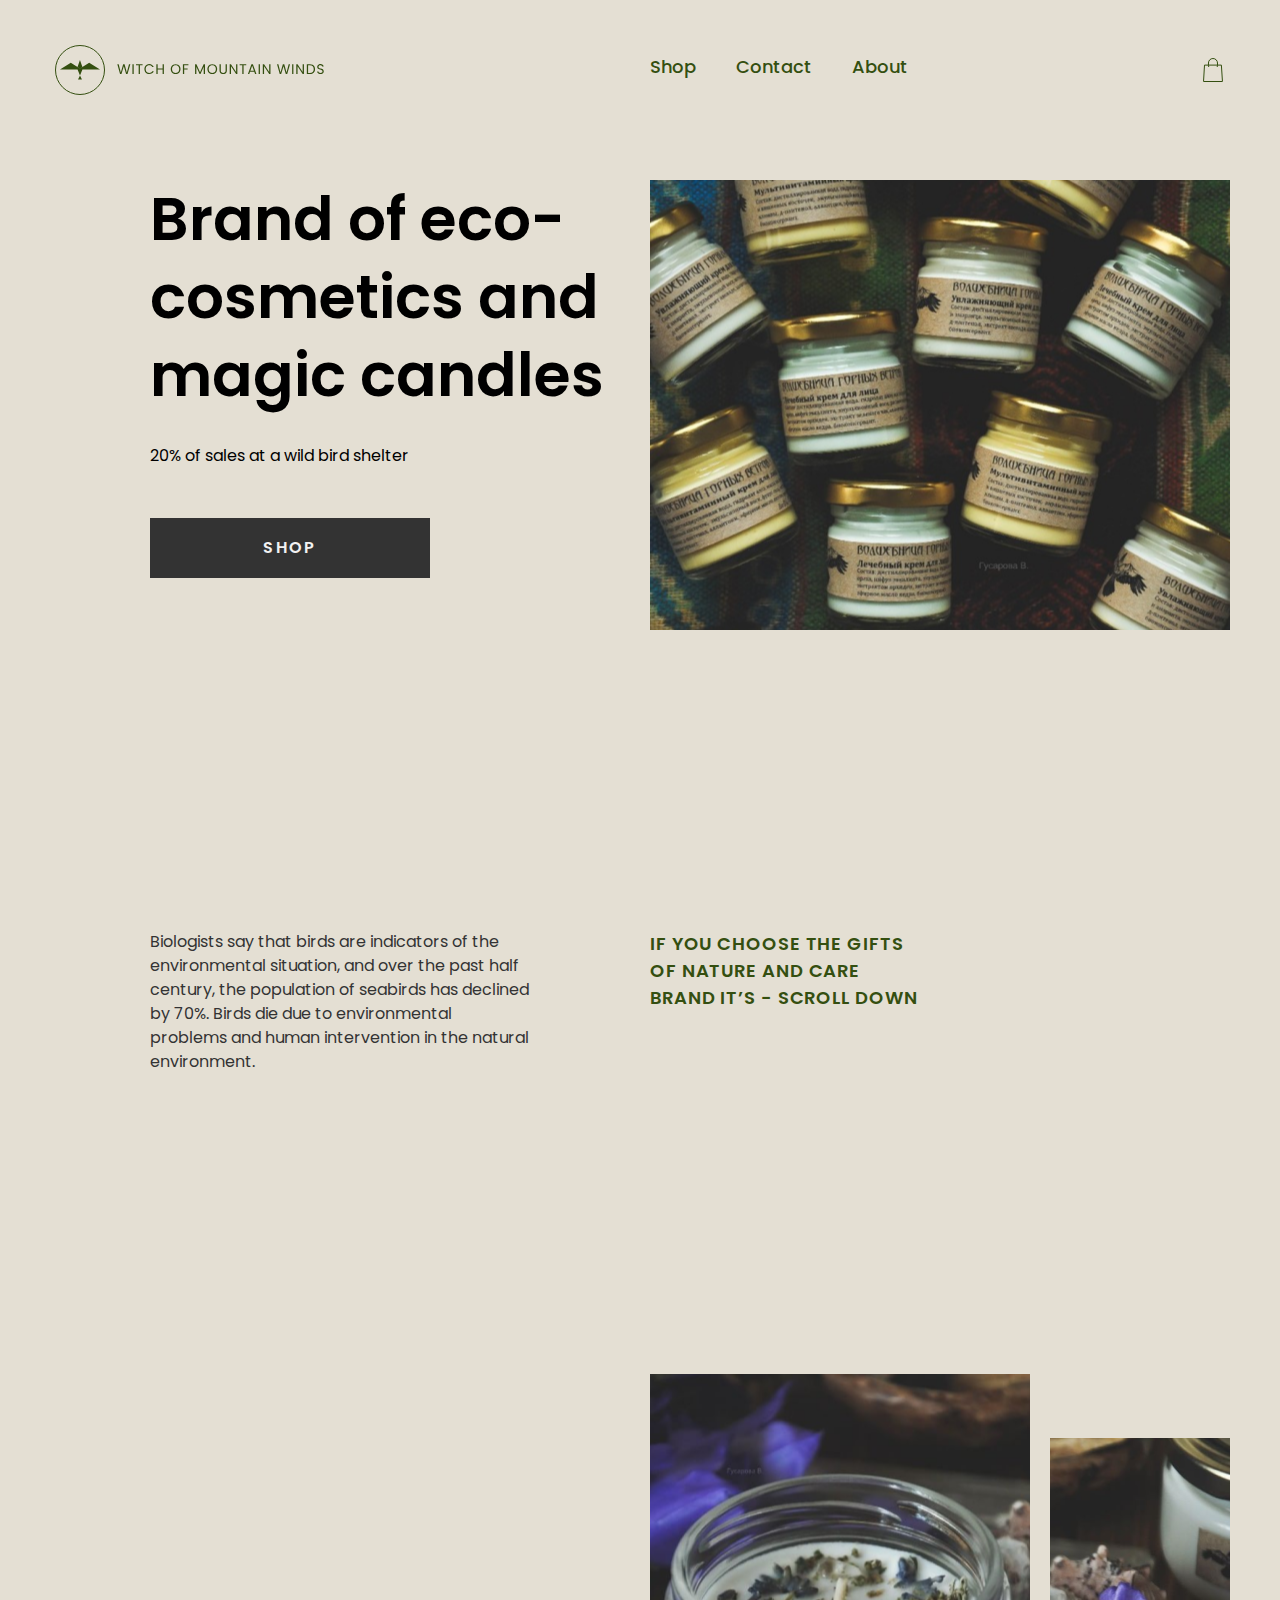
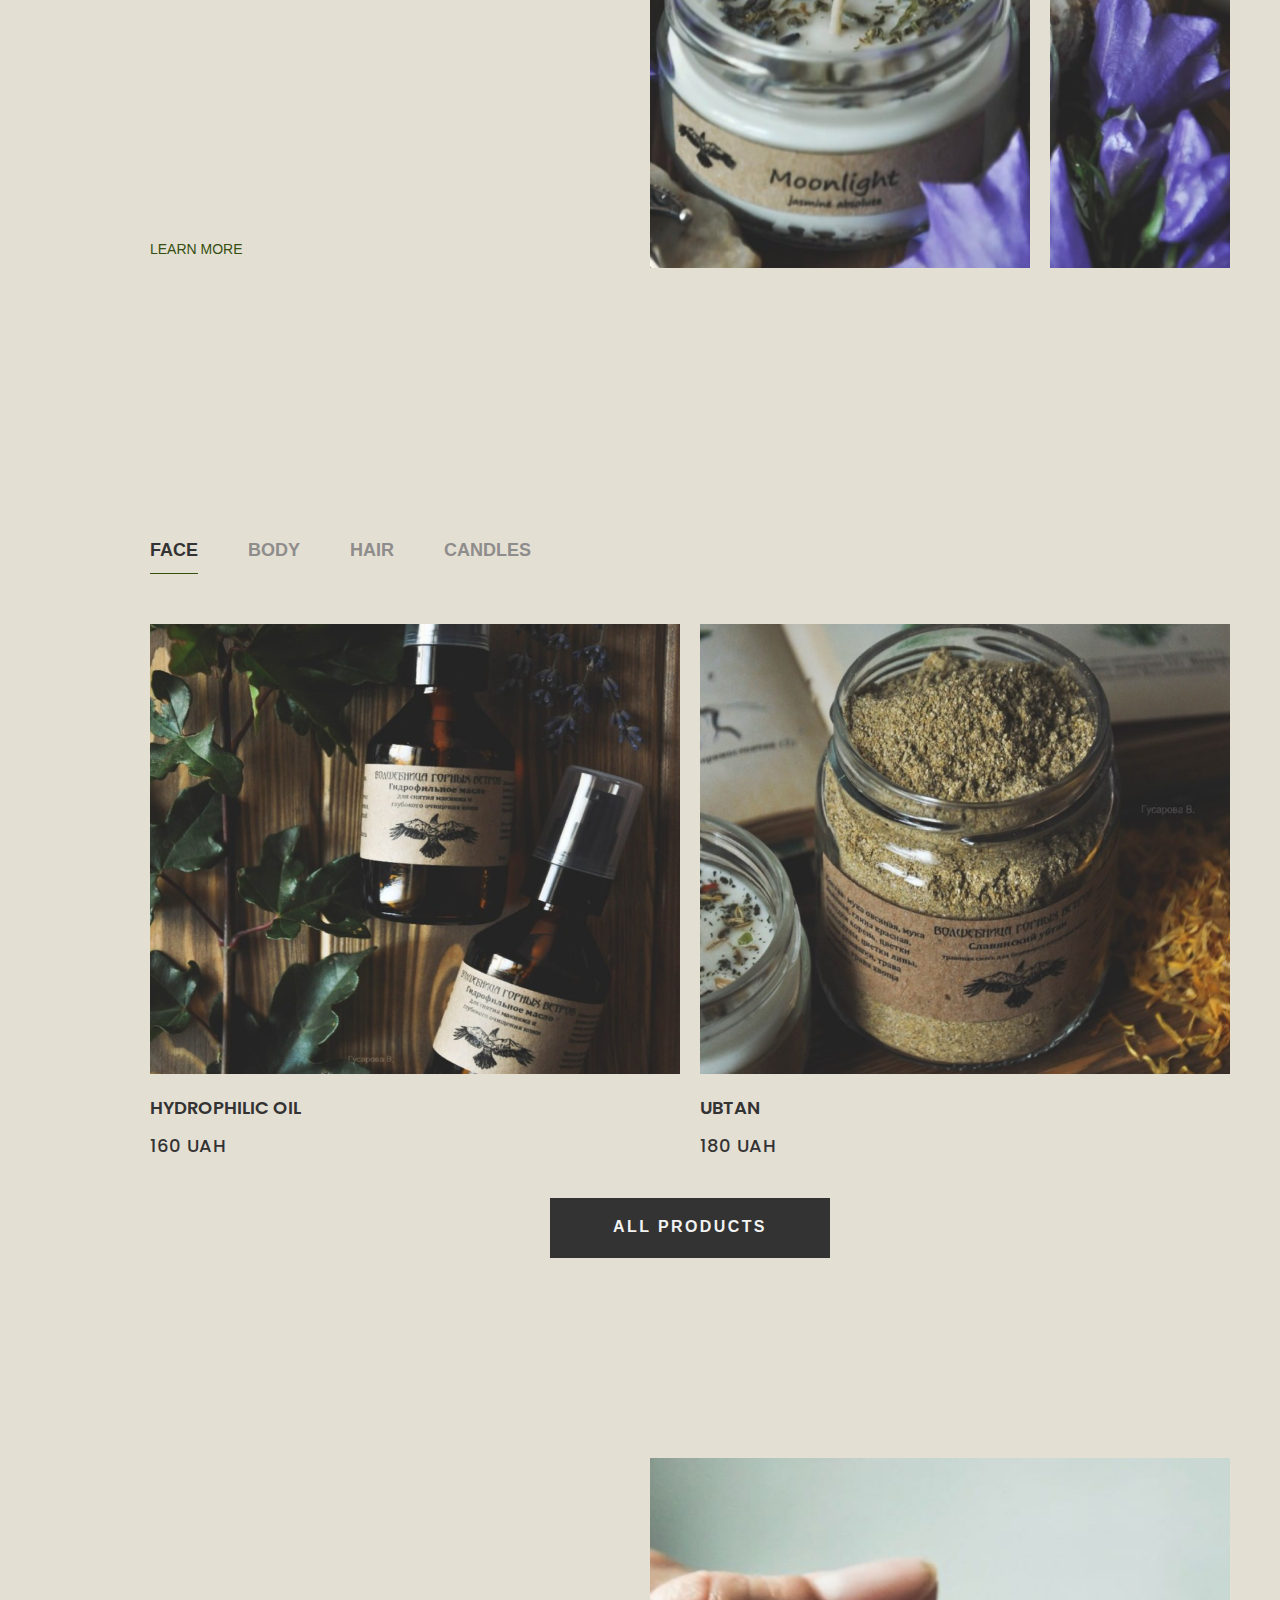
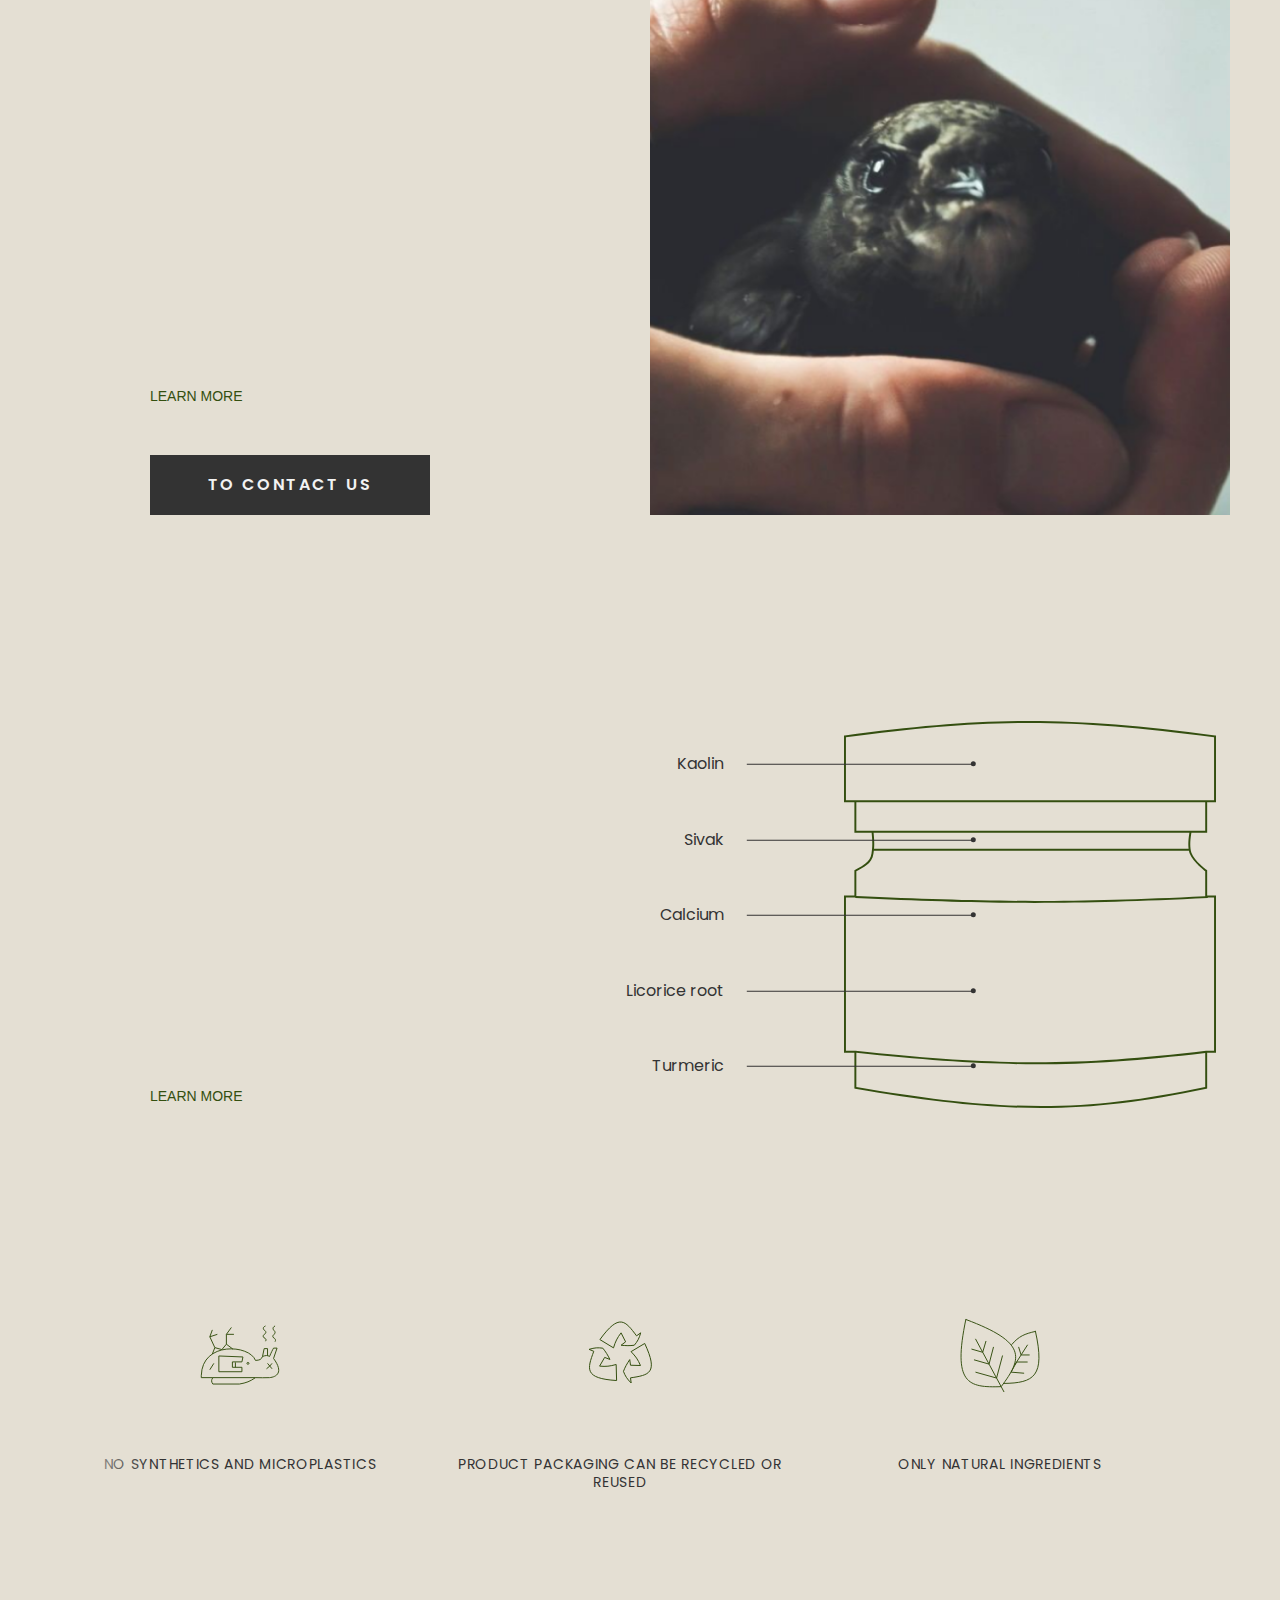
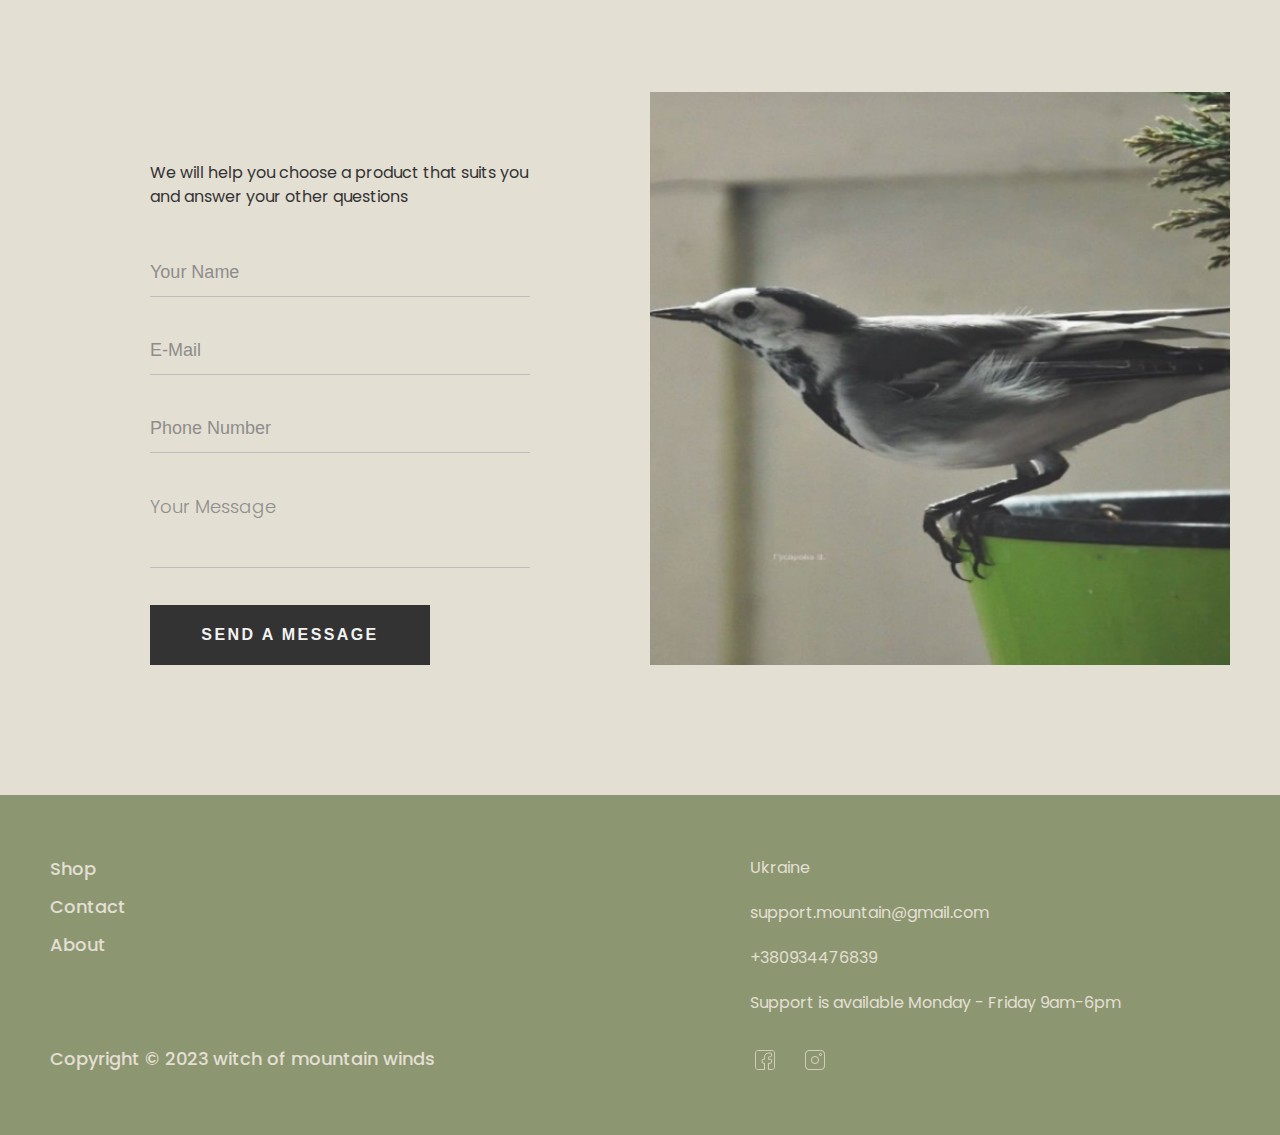
<file: index.html>
<!DOCTYPE html><html lang="en" class="page"><head><meta charset="UTF-8"><meta name="viewport" content="width=device-width, initial-scale=1.0"><title>Witch of mountain winds</title><link rel="icon" href="Eco-logo-small.6074436a.svg"><link rel="preconnect" href="https://fonts.googleapis.com"><link rel="preconnect" href="https://fonts.gstatic.com"><link href="https://fonts.googleapis.com/css2?family=Poppins:wght@400;500;600&display=swap" rel="stylesheet"><link rel="stylesheet" href="main.a4019027.css"></head><body class="page__body"> <header class="header page__section--small" data-animate-class="header"> <div class="container"> <nav class="top-actions"> <a href="#" class="icon top-actions__icon top-actions__icon--logo-big"></a> <a href="#" class="icon top-actions__icon top-actions__icon--menu"></a> <a href="#" class="icon top-actions__icon top-actions__icon--small-logo"></a> <div class="top-actions__right"> <ul class="top-actions__nav"> <li> <a class="text-input-menu top-actions__link" href="#shop">Shop</a> </li> <li> <a class="text-input-menu top-actions__link" href="#contact">Contact</a> </li> <li> <a class="text-input-menu top-actions__link" href="#about">About</a> </li> </ul> <a href="#" class="icon top-actions__icon top-actions__icon--shop"></a> </div> </nav> </div> </header> <aside class="menu page__menu"> <div class="container"> <div class="menu__content"> <div class="top-actions"> <a href="#" class="top-actions__icon top-actions__icon--close"></a> </div> <nav class="menu__nav"> <a href="#shop" class="menu__link text-input-menu">Shop</a> <a href="#contact" class="menu__link text-input-menu">Contact</a> <a href="#about" class="menu__link text-input-menu">About</a> </nav> </div> </div> </aside> <main class="page__main"> <section class="hero page__section" data-animate-class="hero"> <div class="hero__image hero__image--mobile" data-animate-class="hero__image"></div> <div class="container"> <div class="hero__content"> <div class="hero__image" data-animate-class="hero__image"></div> <div class="hero__info" data-animate-class="hero__info"> <h1 class="hero__title title-main"> Brand of eco-cosmetics and magic candles </h1> <p class="hero__text">20% of sales at a wild bird shelter</p> <div class="hero__button-box"> <a href="#shop" class="button">Shop</a> </div> </div> </div> </div> </section> <section class="page__section slogan"> <div class="container"> <div class="slogan__content"> <p class="slogan__description" data-animate-class="slogan__description"> Biologists say that birds are indicators of the environmental situation, and over the past half century, the population of seabirds has declined by 70%. Birds die due to environmental problems and human intervention in the natural environment. </p> <h3 class="slogan__heading" data-animate-class="slogan__heading"> if you choose the gifts of nature and care brand it’s - scroll down </h3> </div> </div> </section> <section class="brand page__section" id="about"> <div class="container"> <div class="brand__content"> <div class="vertical-text" data-animate-class="vertical-text">witch of mountain winds</div> <div class="brand__description"> <h2 class="brand__title section-title title-secondary" data-animate-class="section-title">About our brand</h2> <div class="brand__text-box" data-animate-class="brand__text-box"> <p class="brand__text brand__text--visible small-text"> Our brand cosmetics are made from natural ingredients and we are promoting them to the masses. Shampoo, hair conditioner, soap - in recycled paper. Creams, oils, washing products in glass containers with recycled paper labels. No synthetics and microplastics in cosmetics. And the packaging from it can be returned for recycling or reused. </p> <p class="brand__text small-text"> We are all neighbors of one big House. And we must protect what we have. Destroying everything around for the sake of consumerism and imaginary convenience, we destroy what does not belong to us. Be aware of your choice! </p> </div> <a href="#" class="brand__more"> <button class="button-secondary">Learn more</button> </a> </div> <div class="brand__photo brand__photo--big"></div> <div class="brand__photo brand__photo--small"></div> </div> </div> </section> <section class="page__section shop" id="shop"> <div class="container"> <div class="shop__content"> <div class="vertical-text" data-animate-class="vertical-text">shop</div> <div class="shop__main"> <h2 class="section-title shop__title title-secondary" data-animate-class="section-title">shop</h2> <div class="shop__tabs"> <button class="button-tab button-tab--active shop__tab" data-category="face"> Face </button> <button class="button-tab shop__tab" data-category="body"> Body </button> <button class="button-tab shop__tab" data-category="hair"> Hair </button> <button class="button-tab shop__tab" data-category="candles"> Candles </button> </div> <div class="shop__products"> <div class="shop__product" data-category="face" data-active=""> <div class="shop__image-wrapper"> <a href="hydrophilic-oil.html" class="shop__image shop__image--face-1"></a> </div> <a href="hydrophilic-oil.html" class="shop__product-name">Hydrophilic oil</a> <p class="shop__product-price">160 UAH</p> </div> <div class="shop__product" data-category="face"> <div class="shop__image-wrapper"> <a href="ubtan.html" class="shop__image shop__image--face-2"></a> </div> <a href="ubtan.html" class="shop__product-name">Ubtan</a> <p class="shop__product-price">180 UAH</p> </div> <div class="shop__product" data-category="body"> <div class="shop__image-wrapper"> <a href="body-soap.html" class="shop__image shop__image--body-1"></a> </div> <a href="body-soap.html" class="shop__product-name">Body soap</a> <p class="shop__product-price">120 UAH</p> </div> <div class="shop__product" data-category="body"> <div class="shop__image-wrapper"> <a href="body-kit.html" class="shop__image shop__image--body-2"></a> </div> <a href="body-kit.html" class="shop__product-name">Body kit</a> <p class="shop__product-price">340 UAH</p> </div> <div class="shop__product" data-category="hair"> <div class="shop__image-wrapper"> <a href="conditioner.html" class="shop__image shop__image--hair-1"></a> </div> <a href="conditioner.html" class="shop__product-name">Conditioner</a> <p class="shop__product-price">150 UAH</p> </div> <div class="shop__product" data-category="hair"> <div class="shop__image-wrapper"> <a href="shampoo.html" class="shop__image shop__image--hair-2"></a> </div> <a href="shampoo.html" class="shop__product-name">Shampoo</a> <p class="shop__product-price">180 UAH</p> </div> <div class="shop__product" data-category="candles"> <div class="shop__image-wrapper"> <a href="beeswax-candle.html" class="shop__image shop__image--candle-1"></a> </div> <a href="beeswax-candle.html" class="shop__product-name">Beeswax Candle</a> <p class="shop__product-price">240 UAH</p> </div> <div class="shop__product" data-category="candles"> <div class="shop__image-wrapper"> <a href="wood-wick-candle.html" class="shop__image shop__image--candle-2"></a> </div> <a href="wood-wick-candle.html" class="shop__product-name">Wood Wick Candle</a> <p class="shop__product-price">220 UAH</p> </div> </div> <div class="shop__button-box"> <button class="button">All products</button> </div> </div> </div> </div> </section> <section class="creators page__section"> <div class="container"> <div class="creators__content"> <div class="vertical-text" data-animate-class="vertical-text">about the creators</div> <div class="creators__description"> <h2 class="creators__title section-title title-secondary" data-animate-class="section-title"> about the creators </h2> <div class="creators__text-box" data-animate-class="creators__text-box"> <p class="creators__text creators__text--visible small-text"> My name is Victoria, I’m a master at candle making and natural cosmetics. In the past, a cynologist, was engaged in herbs, made layouts on the Tarot. </p> <p class="creators__text creators__text--visible small-text"> I am also a volunteer to save wild birds in distress, a consultant to the Phoenix Wildlife Rehabilitation Center, a member of the Society for the Conservation of Birds of Ukraine with the support of Birdlife International. </p> <p class="creators__text small-text"> My husband and I live in the Carpathian region in the city of Chernivtsi. I dream of my center for the rehabilitation of wild birds, as it is very difficult to rescue birds in a rented communal apartment. </p> </div> <a href="#" class="creators__more"> <button class="button-secondary">Learn more</button> </a> <div class="creators__button-box"> <a href="#contact" class="button">to contact us</a> </div> </div> <div class="creators__photo"></div> </div> </div> </section> <section class="page__section powder"> <div class="container"> <div class="powder__content"> <div class="vertical-text" data-animate-class="vertical-text">Ingredients</div> <div class="powder__description"> <h2 class="powder__title section-title title-secondary" data-animate-class="section-title"> Ayurvedic Tooth Powder </h2> <div class="powder__image-section"> <ul class="powder__ingredients"> <li class="powder__ingredient"> <p>Kaolin</p> <div class="powder__arrow" data-animate-class="powder__arrow"></div> </li> <li class="powder__ingredient"> <p>Sivak</p> <div class="powder__arrow" data-animate-class="powder__arrow"></div> </li> <li class="powder__ingredient"> <p>Calcium</p> <div class="powder__arrow" data-animate-class="powder__arrow"></div> </li> <li class="powder__ingredient"> <p>Licorice root</p> <div class="powder__arrow" data-animate-class="powder__arrow"></div> </li> <li class="powder__ingredient"> <p>Turmeric</p> <div class="powder__arrow" data-animate-class="powder__arrow"></div> </li> </ul> <div class="powder__image-box"> <div class="powder__image"></div> </div> </div> <div class="powder__button-box"> <button class="button-secondary">Learn more</button> </div> </div> </div> </div> </section> <section class="benefits page__section"> <div class="container"> <div class="benefits__content"> <div class="benefits__items"> <div class="benefits__item"> <div class="benefits__image benefits__image--snail"></div> <p class="benefits__text">No synthetics and microplastics</p> </div> <div class="benefits__item"> <div class="benefits__image benefits__image--recycle"></div> <p class="benefits__text"> product packaging can be recycled or reused </p> </div> <div class="benefits__item"> <div class="benefits__image benefits__image--leaves"></div> <p class="benefits__text">only natural ingredients</p> </div> <div class="benefits__item benefits__item--duplicate"> <div class="benefits__image benefits__image--snail"></div> <p class="benefits__text">No synthetics and microplastics</p> </div> <div class="benefits__item benefits__item--duplicate"> <div class="benefits__image benefits__image--recycle"></div> <p class="benefits__text"> product packaging can be recycled or reused </p> </div> <div class="benefits__item benefits__item--duplicate"> <div class="benefits__image benefits__image--leaves"></div> <p class="benefits__text">only natural ingredients</p> </div> </div> <div class="benefits__items"> <div class="benefits__item benefits__item--duplicate"> <div class="benefits__image benefits__image--snail"></div> <p class="benefits__text">No synthetics and microplastics</p> </div> <div class="benefits__item benefits__item--duplicate"> <div class="benefits__image benefits__image--recycle"></div> <p class="benefits__text"> product packaging can be recycled or reused </p> </div> <div class="benefits__item benefits__item--duplicate"> <div class="benefits__image benefits__image--leaves"></div> <p class="benefits__text">only natural ingredients</p> </div> <div class="benefits__item benefits__item--duplicate"> <div class="benefits__image benefits__image--snail"></div> <p class="benefits__text">No synthetics and microplastics</p> </div> <div class="benefits__item benefits__item--duplicate"> <div class="benefits__image benefits__image--recycle"></div> <p class="benefits__text"> product packaging can be recycled or reused </p> </div> <div class="benefits__item benefits__item--duplicate"> <div class="benefits__image benefits__image--leaves"></div> <p class="benefits__text">only natural ingredients</p> </div> </div> </div> </div> </section> <section class="contact page__section" id="contact"> <div class="container"> <div class="contact__content"> <div class="vertical-text" data-animate-class="vertical-text">help</div> <div class="contact__description"> <h2 class="contact__title section-title title-secondary" data-animate-class="section-title">contact us</h2> <p class="contact__text"> We will help you choose a product that suits you and answer your other questions </p> <form class="contact__form" action="#"> <div class="contact__input-box"> <input type="text" name="name" class="contact__input" placeholder="Your Name"> <div class="contact__error"></div> </div> <div class="contact__input-box"> <input type="email" name="email" class="contact__input" placeholder="E-Mail"> <div class="contact__error"></div> </div> <div class="contact__input-box"> <input type="tel" name="tel" class="contact__input" placeholder="Phone Number"> <div class="contact__error"></div> </div> <div class="contact__input-box"> <textarea name="message" class="contact__input contact__input--textarea" placeholder="Your Message"></textarea> <div class="contact__error"></div> </div> <div class="contact__button-box"> <button type="submit" class="button">send a message</button> </div> </form> </div> <div class="contact__photo"></div> </div> </div> </section> </main> <footer class="footer"> <div class="container"> <div class="footer__content"> <ul class="footer__links"> <li> <a class="footer__link text-input-menu" href="#shop">Shop</a> </li> <li> <a class="footer__link text-input-menu" href="#contact">Contact</a> </li> <li> <a class="footer__link text-input-menu" href="#about">About</a> </li> </ul> <div class="footer__icons"> <a href="https://facebook.com/" target="_blank"> <div class="footer__icon footer__icon--facebook icon icon--beige"></div> </a> <a href="https://www.instagram.com/" target="_blank"> <div class="footer__icon footer__icon--inst icon icon--beige"></div> </a> </div> <div class="footer__info"> <div class="footer__info-link-box"> <a href="https://www.google.com/maps/place/%D0%A3%D0%BA%D1%80%D0%B0%D0%B8%D0%BD%D0%B0/@47.8497349,20.6225333,5z/data=!3m1!4b1!4m6!3m5!1s0x40d1d9c154700e8f:0x1068488f64010!8m2!3d48.379433!4d31.1655799!16zL20vMDd0MjE?hl=ru&entry=ttu" class="footer__info-link" target="_blank"> Ukraine </a> </div> <div class="footer__info-link-box"> <a href="mailto:support.mountain@gmail.com" class="footer__info-link"> support.mountain@gmail.com </a> </div> <div class="footer__info-link-box"> <a href="tel:+380934476839" class="footer__info-link"> +380934476839 </a> </div> <div class="footer__info-link-box"> <a href="#" class="footer__info-link"> Support is available Monday - Friday 9am-6pm </a> </div> </div> <p class="footer__copyright"> © 2023 witch of mountain winds </p> </div> </div> </footer> <script type="text/javascript" src="main.f0e56b29.js"></script> </body></html>
</file>
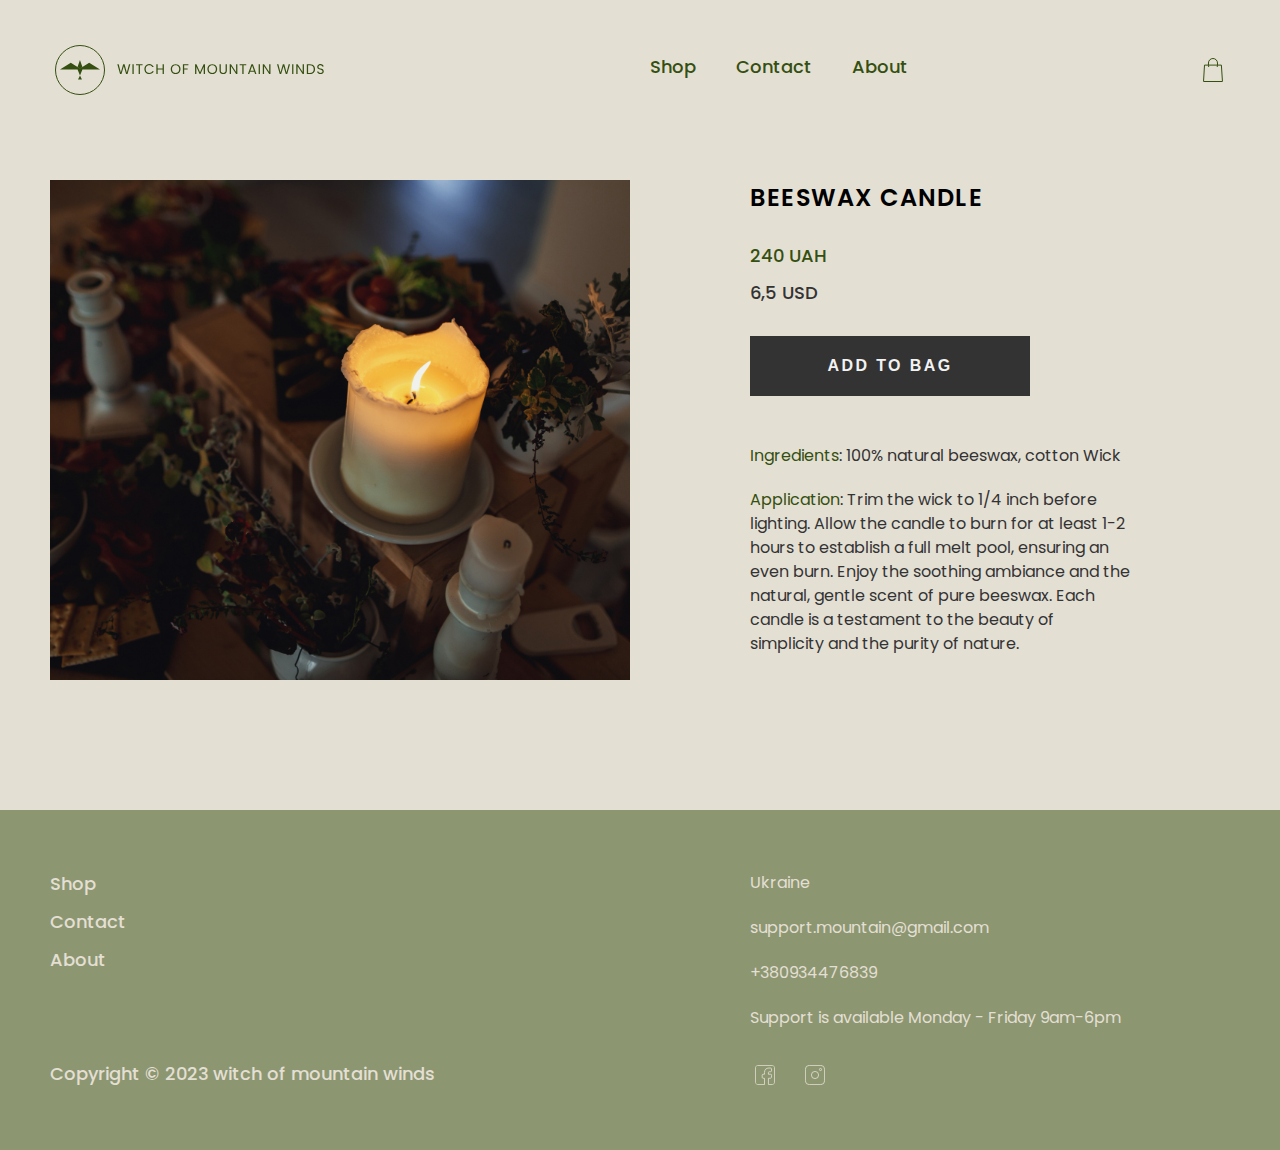
<file: beeswax-candle.html>
<!DOCTYPE html><html lang="en" class="page"><head><meta charset="UTF-8"><meta name="viewport" content="width=device-width, initial-scale=1.0"><title>Beeswax Candle</title><link rel="icon" href="Eco-logo-small.6074436a.svg"><link rel="preconnect" href="https://fonts.googleapis.com"><link rel="preconnect" href="https://fonts.gstatic.com"><link href="https://fonts.googleapis.com/css2?family=Poppins:wght@400;500;600&display=swap" rel="stylesheet"><link rel="stylesheet" href="main.a4019027.css"></head><body class="page__body"> <header class="page__section--small"> <div class="container"> <nav class="top-actions"> <a href="index.html" class="icon top-actions__icon top-actions__icon--logo-big"></a> <a href="#" class="icon top-actions__icon top-actions__icon--menu"></a> <a href="index.html" class="icon top-actions__icon top-actions__icon--small-logo"></a> <div class="top-actions__right"> <ul class="top-actions__nav"> <li> <a class="scroll text-input-menu top-actions__link" href="index.html#shop"> Shop </a> </li> <li> <a class="scroll text-input-menu top-actions__link" href="index.html#contact"> Contact </a> </li> <li> <a class="scroll text-input-menu top-actions__link" href="index.html#about">About</a> </li> </ul> <a href="#" class="icon top-actions__icon top-actions__icon--shop"></a> </div> </nav> </div> </header> <aside class="menu page__menu"> <div class="container"> <div class="menu__content"> <div class="top-actions"> <a href="#" class="top-actions__icon top-actions__icon--close"></a> </div> <nav class="menu__nav"> <a href="index.html#shop" class="menu__link text-input-menu">Shop</a> <a href="index.html#contact" class="menu__link text-input-menu">Contact</a> <a href="index.html#about" class="menu__link text-input-menu">About</a> </nav> </div> </div> </aside> <main class="page__main"> <section class="page__section product"> <div class="container"> <div class="product__content"> <div class="product__image product__image--candle-1 product__image--desktop"></div> <div class="product__hero"> <div class="product__info"> <h1 class="product__title">Beeswax candle</h1> <div class="product__prices"> <p class="product__price">240 UAH</p> <p class="product__price product__price--tablet-desktop">6,5 USD</p> </div> </div> <div class="product__image product__image--candle-1"></div> <div class="product__button-box"> <button class="button">add to bag</button> </div> </div> <div class="product__description"> <p class="product__text"> <span>Ingredients</span>: 100% natural beeswax, cotton Wick </p> <div class="product__text"> <span>Application</span>: Trim the wick to 1/4 inch before lighting. Allow the candle to burn for at least 1-2 hours to establish a full melt pool, ensuring an even burn. Enjoy the soothing ambiance and the natural, gentle scent of pure beeswax. Each candle is a testament to the beauty of simplicity and the purity of nature. </div> </div> </div> </div> </section> </main> <footer class="footer"> <div class="container"> <div class="footer__content"> <ul class="footer__links"> <li> <a class="footer__link text-input-menu" href="index.html#shop">Shop</a> </li> <li> <a class="footer__link text-input-menu" href="index.html#contact">Contact</a> </li> <li> <a class="footer__link text-input-menu" href="index.html#about">About</a> </li> </ul> <div class="footer__icons"> <a href="https://facebook.com/" target="_blank"> <div class="footer__icon footer__icon--facebook icon icon--beige"></div> </a> <a href="https://www.instagram.com/" target="_blank"> <div class="footer__icon footer__icon--inst icon icon--beige"></div> </a> </div> <div class="footer__info"> <div class="footer__info-link-box"> <a href="https://www.google.com/maps/place/%D0%A3%D0%BA%D1%80%D0%B0%D0%B8%D0%BD%D0%B0/@47.8497349,20.6225333,5z/data=!3m1!4b1!4m6!3m5!1s0x40d1d9c154700e8f:0x1068488f64010!8m2!3d48.379433!4d31.1655799!16zL20vMDd0MjE?hl=ru&entry=ttu" class="footer__info-link" target="_blank"> Ukraine </a> </div> <div class="footer__info-link-box"> <a href="mailto:support.mountain@gmail.com" class="footer__info-link"> support.mountain@gmail.com </a> </div> <div class="footer__info-link-box"> <a href="tel:+380934476839" class="footer__info-link"> +380934476839 </a> </div> <div class="footer__info-link-box"> <a href="#" class="footer__info-link"> Support is available Monday - Friday 9am-6pm </a> </div> </div> <p class="footer__copyright"> © 2023 witch of mountain winds </p> </div> </div> </footer> <script type="text/javascript" src="main.f0e56b29.js"></script> </body></html>
</file>
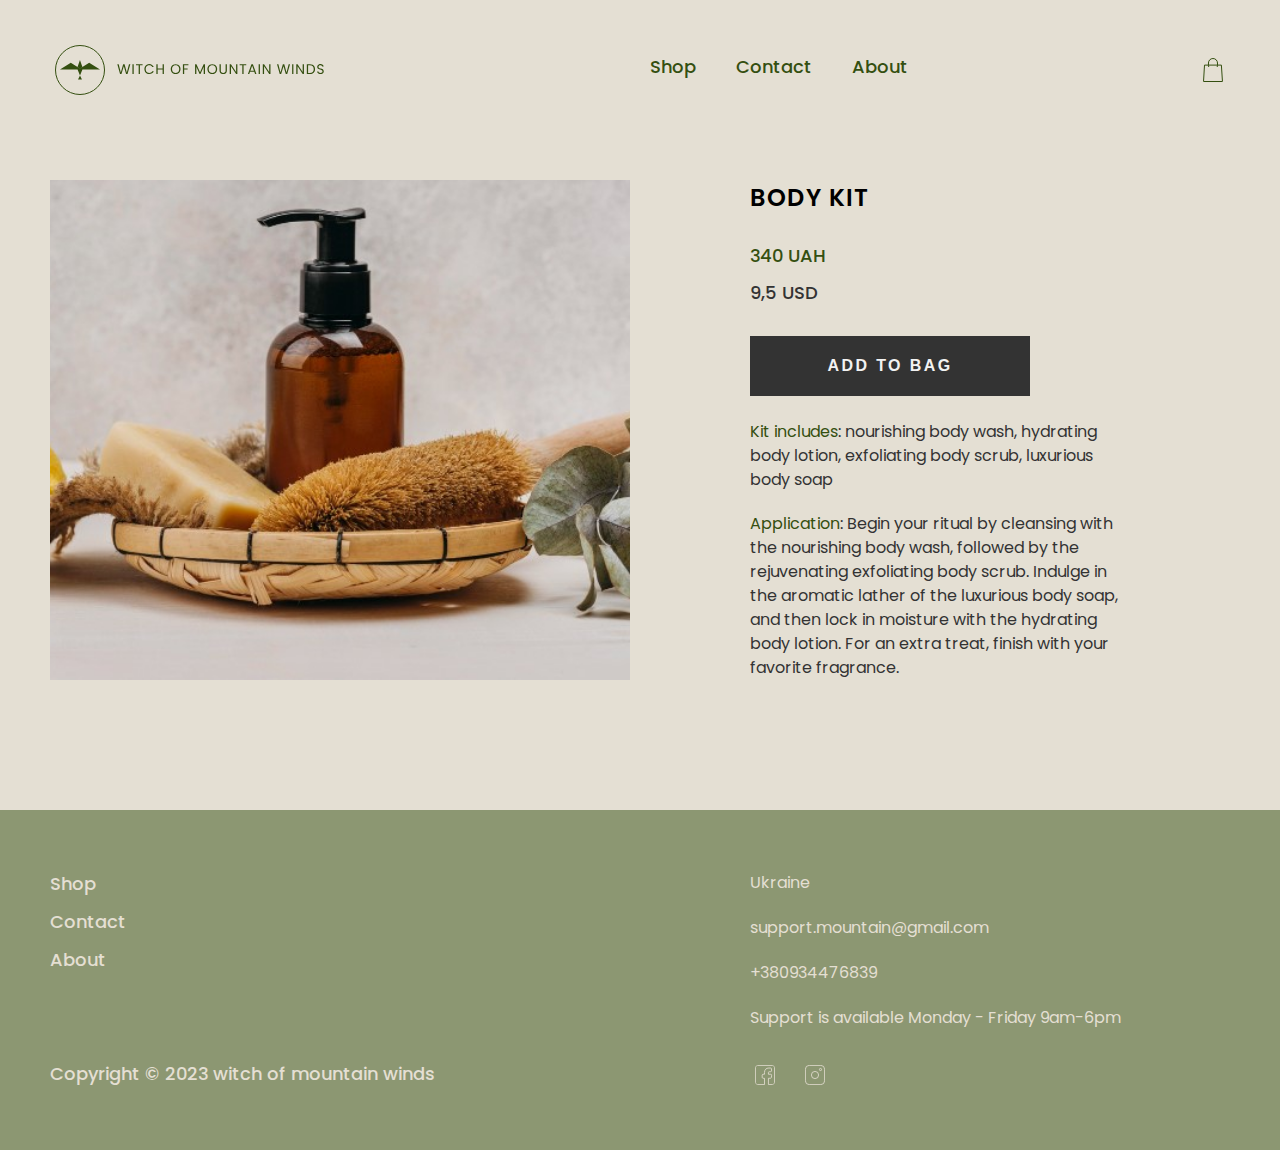
<file: body-kit.html>
<!DOCTYPE html><html lang="en" class="page"><head><meta charset="UTF-8"><meta name="viewport" content="width=device-width, initial-scale=1.0"><title>Body kit</title><link rel="icon" href="Eco-logo-small.6074436a.svg"><link rel="preconnect" href="https://fonts.googleapis.com"><link rel="preconnect" href="https://fonts.gstatic.com"><link href="https://fonts.googleapis.com/css2?family=Poppins:wght@400;500;600&display=swap" rel="stylesheet"><link rel="stylesheet" href="main.a4019027.css"></head><body class="page__body"> <header class="page__section--small"> <div class="container"> <nav class="top-actions"> <a href="index.html" class="icon top-actions__icon top-actions__icon--logo-big"></a> <a href="#" class="icon top-actions__icon top-actions__icon--menu"></a> <a href="index.html" class="icon top-actions__icon top-actions__icon--small-logo"></a> <div class="top-actions__right"> <ul class="top-actions__nav"> <li> <a class="scroll text-input-menu top-actions__link" href="index.html#shop"> Shop </a> </li> <li> <a class="scroll text-input-menu top-actions__link" href="index.html#contact"> Contact </a> </li> <li> <a class="scroll text-input-menu top-actions__link" href="index.html#about">About</a> </li> </ul> <a href="#" class="icon top-actions__icon top-actions__icon--shop"></a> </div> </nav> </div> </header> <aside class="menu page__menu"> <div class="container"> <div class="menu__content"> <div class="top-actions"> <a href="#" class="top-actions__icon top-actions__icon--close"></a> </div> <nav class="menu__nav"> <a href="index.html#shop" class="menu__link text-input-menu">Shop</a> <a href="index.html#contact" class="menu__link text-input-menu">Contact</a> <a href="index.html#about" class="menu__link text-input-menu">About</a> </nav> </div> </div> </aside> <main class="page__main"> <section class="page__section product"> <div class="container"> <div class="product__content"> <div class="product__image product__image--body-2 product__image--desktop"></div> <div class="product__hero"> <div class="product__info"> <h1 class="product__title">Body kit</h1> <div class="product__prices"> <p class="product__price">340 UAH</p> <p class="product__price product__price--tablet-desktop">9,5 USD</p> </div> </div> <div class="product__image product__image--body-2"></div> <div class="product__button-box"> <button class="button">add to bag</button> </div> </div> <div class="product__description"> <p class="product__text"> <span>Kit includes</span>: nourishing body wash, hydrating body lotion, exfoliating body scrub, luxurious body soap </p> <div class="product__text"> <span>Application</span>: Begin your ritual by cleansing with the nourishing body wash, followed by the rejuvenating exfoliating body scrub. Indulge in the aromatic lather of the luxurious body soap, and then lock in moisture with the hydrating body lotion. For an extra treat, finish with your favorite fragrance. </div> </div> </div> </div> </section> </main> <footer class="footer"> <div class="container"> <div class="footer__content"> <ul class="footer__links"> <li> <a class="footer__link text-input-menu" href="index.html#shop">Shop</a> </li> <li> <a class="footer__link text-input-menu" href="index.html#contact">Contact</a> </li> <li> <a class="footer__link text-input-menu" href="index.html#about">About</a> </li> </ul> <div class="footer__icons"> <a href="https://facebook.com/" target="_blank"> <div class="footer__icon footer__icon--facebook icon icon--beige"></div> </a> <a href="https://www.instagram.com/" target="_blank"> <div class="footer__icon footer__icon--inst icon icon--beige"></div> </a> </div> <div class="footer__info"> <div class="footer__info-link-box"> <a href="https://www.google.com/maps/place/%D0%A3%D0%BA%D1%80%D0%B0%D0%B8%D0%BD%D0%B0/@47.8497349,20.6225333,5z/data=!3m1!4b1!4m6!3m5!1s0x40d1d9c154700e8f:0x1068488f64010!8m2!3d48.379433!4d31.1655799!16zL20vMDd0MjE?hl=ru&entry=ttu" class="footer__info-link" target="_blank"> Ukraine </a> </div> <div class="footer__info-link-box"> <a href="mailto:support.mountain@gmail.com" class="footer__info-link"> support.mountain@gmail.com </a> </div> <div class="footer__info-link-box"> <a href="tel:+380934476839" class="footer__info-link"> +380934476839 </a> </div> <div class="footer__info-link-box"> <a href="#" class="footer__info-link"> Support is available Monday - Friday 9am-6pm </a> </div> </div> <p class="footer__copyright"> © 2023 witch of mountain winds </p> </div> </div> </footer> <script type="text/javascript" src="main.f0e56b29.js"></script> </body></html>
</file>
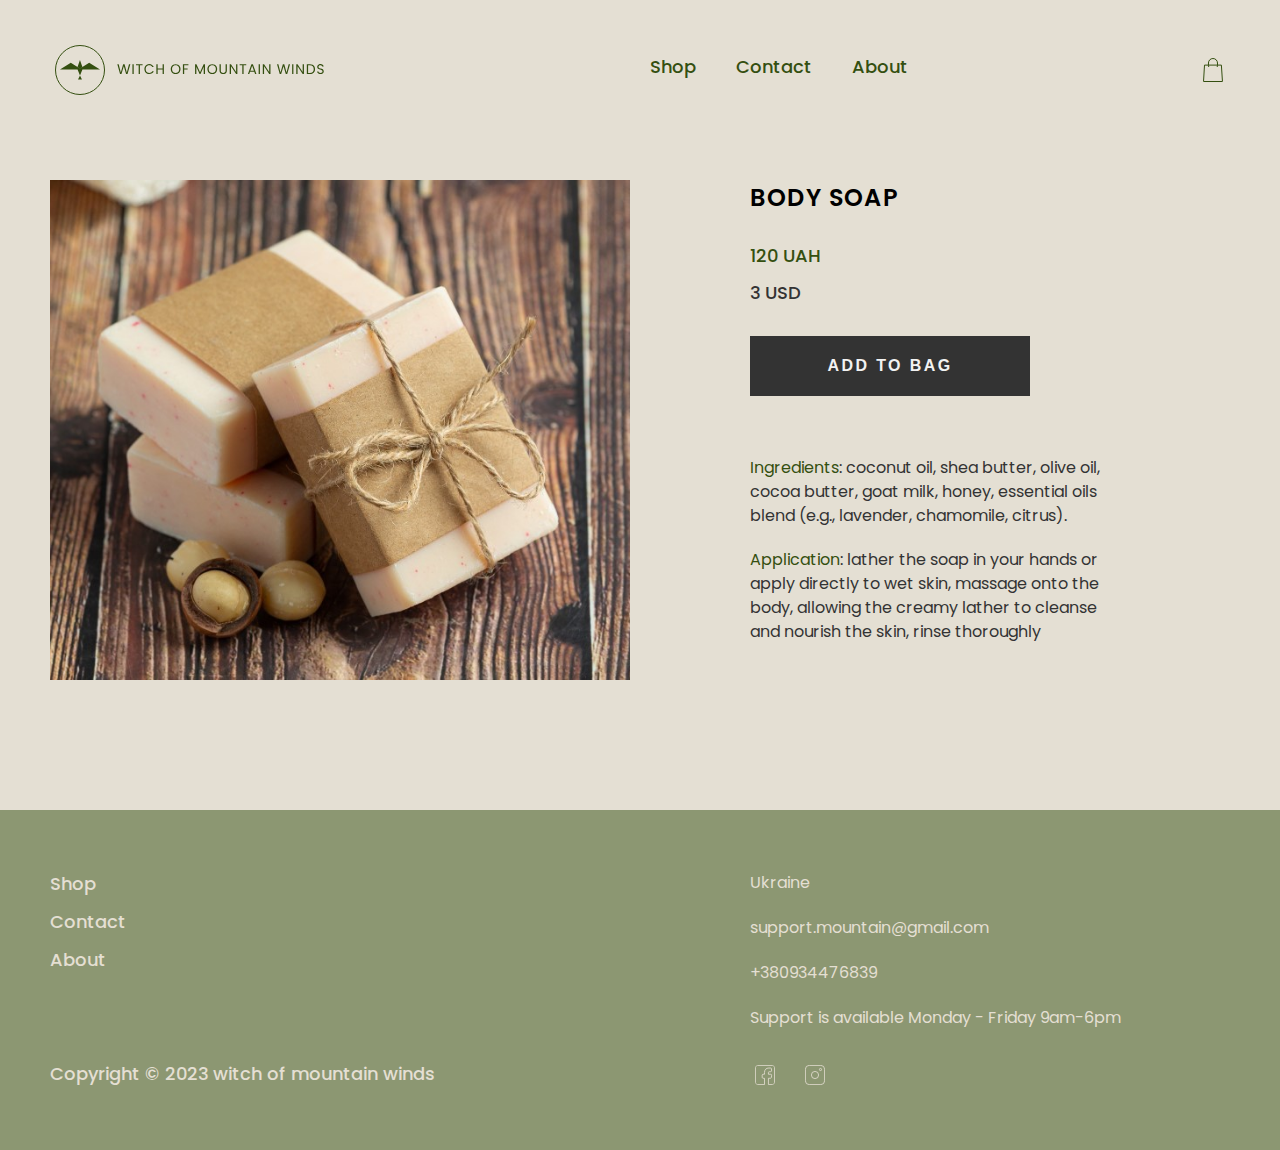
<file: body-soap.html>
<!DOCTYPE html><html lang="en" class="page"><head><meta charset="UTF-8"><meta name="viewport" content="width=device-width, initial-scale=1.0"><title>Body soap</title><link rel="icon" href="Eco-logo-small.6074436a.svg"><link rel="preconnect" href="https://fonts.googleapis.com"><link rel="preconnect" href="https://fonts.gstatic.com"><link href="https://fonts.googleapis.com/css2?family=Poppins:wght@400;500;600&display=swap" rel="stylesheet"><link rel="stylesheet" href="main.a4019027.css"></head><body class="page__body"> <header class="page__section--small"> <div class="container"> <nav class="top-actions"> <a href="index.html" class="icon top-actions__icon top-actions__icon--logo-big"></a> <a href="#" class="icon top-actions__icon top-actions__icon--menu"></a> <a href="index.html" class="icon top-actions__icon top-actions__icon--small-logo"></a> <div class="top-actions__right"> <ul class="top-actions__nav"> <li> <a class="scroll text-input-menu top-actions__link" href="index.html#shop"> Shop </a> </li> <li> <a class="scroll text-input-menu top-actions__link" href="index.html#contact"> Contact </a> </li> <li> <a class="scroll text-input-menu top-actions__link" href="index.html#about">About</a> </li> </ul> <a href="#" class="icon top-actions__icon top-actions__icon--shop"></a> </div> </nav> </div> </header> <aside class="menu page__menu"> <div class="container"> <div class="menu__content"> <div class="top-actions"> <a href="#" class="top-actions__icon top-actions__icon--close"></a> </div> <nav class="menu__nav"> <a href="index.html#shop" class="menu__link text-input-menu">Shop</a> <a href="index.html#contact" class="menu__link text-input-menu">Contact</a> <a href="index.html#about" class="menu__link text-input-menu">About</a> </nav> </div> </div> </aside> <main class="page__main"> <section class="page__section product"> <div class="container"> <div class="product__content"> <div class="product__image product__image--body-1 product__image--desktop"></div> <div class="product__hero"> <div class="product__info"> <h1 class="product__title">Body soap</h1> <div class="product__prices"> <p class="product__price">120 UAH</p> <p class="product__price product__price--tablet-desktop">3 USD</p> </div> </div> <div class="product__image product__image--body-1"></div> <div class="product__button-box"> <button class="button">add to bag</button> </div> </div> <div class="product__description"> <p class="product__text"> <span>Ingredients</span>: coconut oil, shea butter, olive oil, cocoa butter, goat milk, honey, essential oils blend (e.g., lavender, chamomile, citrus). </p> <div class="product__text"> <span>Application</span>: lather the soap in your hands or apply directly to wet skin, massage onto the body, allowing the creamy lather to cleanse and nourish the skin, rinse thoroughly </div> </div> </div> </div> </section> </main> <footer class="footer"> <div class="container"> <div class="footer__content"> <ul class="footer__links"> <li> <a class="footer__link text-input-menu" href="index.html#shop">Shop</a> </li> <li> <a class="footer__link text-input-menu" href="index.html#contact">Contact</a> </li> <li> <a class="footer__link text-input-menu" href="index.html#about">About</a> </li> </ul> <div class="footer__icons"> <a href="https://facebook.com/" target="_blank"> <div class="footer__icon footer__icon--facebook icon icon--beige"></div> </a> <a href="https://www.instagram.com/" target="_blank"> <div class="footer__icon footer__icon--inst icon icon--beige"></div> </a> </div> <div class="footer__info"> <div class="footer__info-link-box"> <a href="https://www.google.com/maps/place/%D0%A3%D0%BA%D1%80%D0%B0%D0%B8%D0%BD%D0%B0/@47.8497349,20.6225333,5z/data=!3m1!4b1!4m6!3m5!1s0x40d1d9c154700e8f:0x1068488f64010!8m2!3d48.379433!4d31.1655799!16zL20vMDd0MjE?hl=ru&entry=ttu" class="footer__info-link" target="_blank"> Ukraine </a> </div> <div class="footer__info-link-box"> <a href="mailto:support.mountain@gmail.com" class="footer__info-link"> support.mountain@gmail.com </a> </div> <div class="footer__info-link-box"> <a href="tel:+380934476839" class="footer__info-link"> +380934476839 </a> </div> <div class="footer__info-link-box"> <a href="#" class="footer__info-link"> Support is available Monday - Friday 9am-6pm </a> </div> </div> <p class="footer__copyright"> © 2023 witch of mountain winds </p> </div> </div> </footer> <script type="text/javascript" src="main.f0e56b29.js"></script> </body></html>
</file>
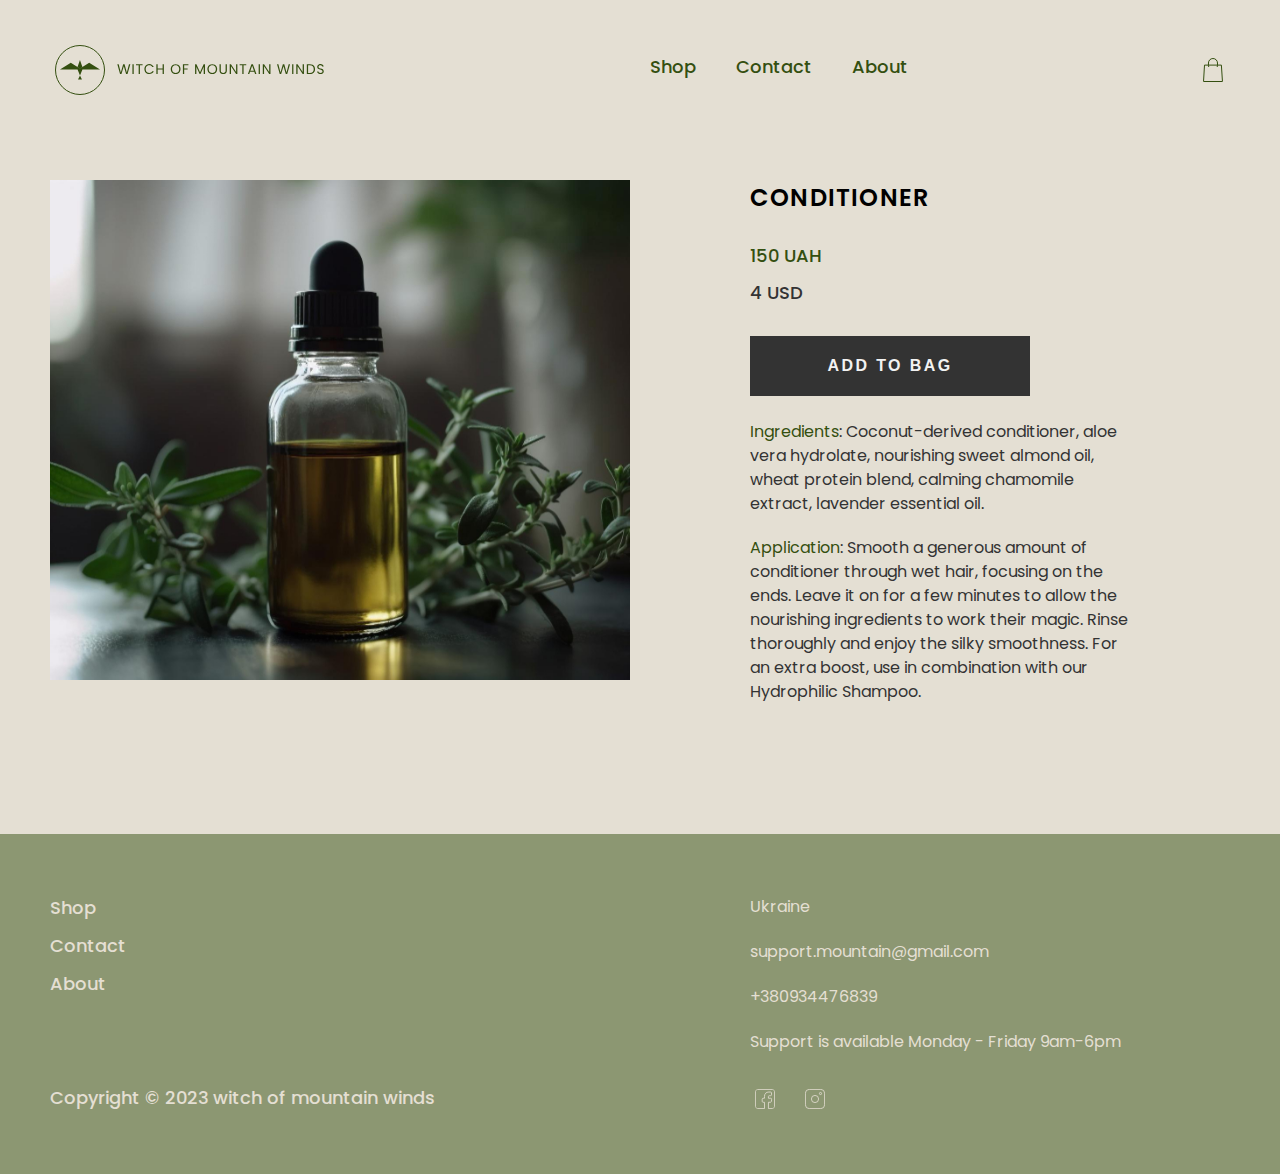
<file: conditioner.html>
<!DOCTYPE html><html lang="en" class="page"><head><meta charset="UTF-8"><meta name="viewport" content="width=device-width, initial-scale=1.0"><title>Conditioner</title><link rel="icon" href="Eco-logo-small.6074436a.svg"><link rel="preconnect" href="https://fonts.googleapis.com"><link rel="preconnect" href="https://fonts.gstatic.com"><link href="https://fonts.googleapis.com/css2?family=Poppins:wght@400;500;600&display=swap" rel="stylesheet"><link rel="stylesheet" href="main.a4019027.css"></head><body class="page__body"> <header class="page__section--small"> <div class="container"> <nav class="top-actions"> <a href="index.html" class="icon top-actions__icon top-actions__icon--logo-big"></a> <a href="#" class="icon top-actions__icon top-actions__icon--menu"></a> <a href="index.html" class="icon top-actions__icon top-actions__icon--small-logo"></a> <div class="top-actions__right"> <ul class="top-actions__nav"> <li> <a class="scroll text-input-menu top-actions__link" href="index.html#shop"> Shop </a> </li> <li> <a class="scroll text-input-menu top-actions__link" href="index.html#contact"> Contact </a> </li> <li> <a class="scroll text-input-menu top-actions__link" href="index.html#about">About</a> </li> </ul> <a href="#" class="icon top-actions__icon top-actions__icon--shop"></a> </div> </nav> </div> </header> <aside class="menu page__menu"> <div class="container"> <div class="menu__content"> <div class="top-actions"> <a href="#" class="top-actions__icon top-actions__icon--close"></a> </div> <nav class="menu__nav"> <a href="index.html#shop" class="menu__link text-input-menu">Shop</a> <a href="index.html#contact" class="menu__link text-input-menu">Contact</a> <a href="index.html#about" class="menu__link text-input-menu">About</a> </nav> </div> </div> </aside> <main class="page__main"> <section class="page__section product"> <div class="container"> <div class="product__content"> <div class="product__image product__image--desktop product__image--hair-1"></div> <div class="product__hero"> <div class="product__info"> <h1 class="product__title">Conditioner</h1> <div class="product__prices"> <p class="product__price">150 UAH</p> <p class="product__price product__price--tablet-desktop"> 4 USD </p> </div> </div> <div class="product__image product__image--hair-1"></div> <div class="product__button-box"> <button class="button">add to bag</button> </div> </div> <div class="product__description"> <p class="product__text"> <span>Ingredients</span>: Coconut-derived conditioner, aloe vera hydrolate, nourishing sweet almond oil, wheat protein blend, calming chamomile extract, lavender essential oil. </p> <div class="product__text"> <span>Application</span>: Smooth a generous amount of conditioner through wet hair, focusing on the ends. Leave it on for a few minutes to allow the nourishing ingredients to work their magic. Rinse thoroughly and enjoy the silky smoothness. For an extra boost, use in combination with our Hydrophilic Shampoo. </div> </div> </div> </div> </section> </main> <footer class="footer"> <div class="container"> <div class="footer__content"> <ul class="footer__links"> <li> <a class="footer__link text-input-menu" href="index.html#shop">Shop</a> </li> <li> <a class="footer__link text-input-menu" href="index.html#contact">Contact</a> </li> <li> <a class="footer__link text-input-menu" href="index.html#about">About</a> </li> </ul> <div class="footer__icons"> <a href="https://facebook.com/" target="_blank"> <div class="footer__icon footer__icon--facebook icon icon--beige"></div> </a> <a href="https://www.instagram.com/" target="_blank"> <div class="footer__icon footer__icon--inst icon icon--beige"></div> </a> </div> <div class="footer__info"> <div class="footer__info-link-box"> <a href="https://www.google.com/maps/place/%D0%A3%D0%BA%D1%80%D0%B0%D0%B8%D0%BD%D0%B0/@47.8497349,20.6225333,5z/data=!3m1!4b1!4m6!3m5!1s0x40d1d9c154700e8f:0x1068488f64010!8m2!3d48.379433!4d31.1655799!16zL20vMDd0MjE?hl=ru&entry=ttu" class="footer__info-link" target="_blank"> Ukraine </a> </div> <div class="footer__info-link-box"> <a href="mailto:support.mountain@gmail.com" class="footer__info-link"> support.mountain@gmail.com </a> </div> <div class="footer__info-link-box"> <a href="tel:+380934476839" class="footer__info-link"> +380934476839 </a> </div> <div class="footer__info-link-box"> <a href="#" class="footer__info-link"> Support is available Monday - Friday 9am-6pm </a> </div> </div> <p class="footer__copyright"> © 2023 witch of mountain winds </p> </div> </div> </footer> <script type="text/javascript" src="main.f0e56b29.js"></script> </body></html>
</file>
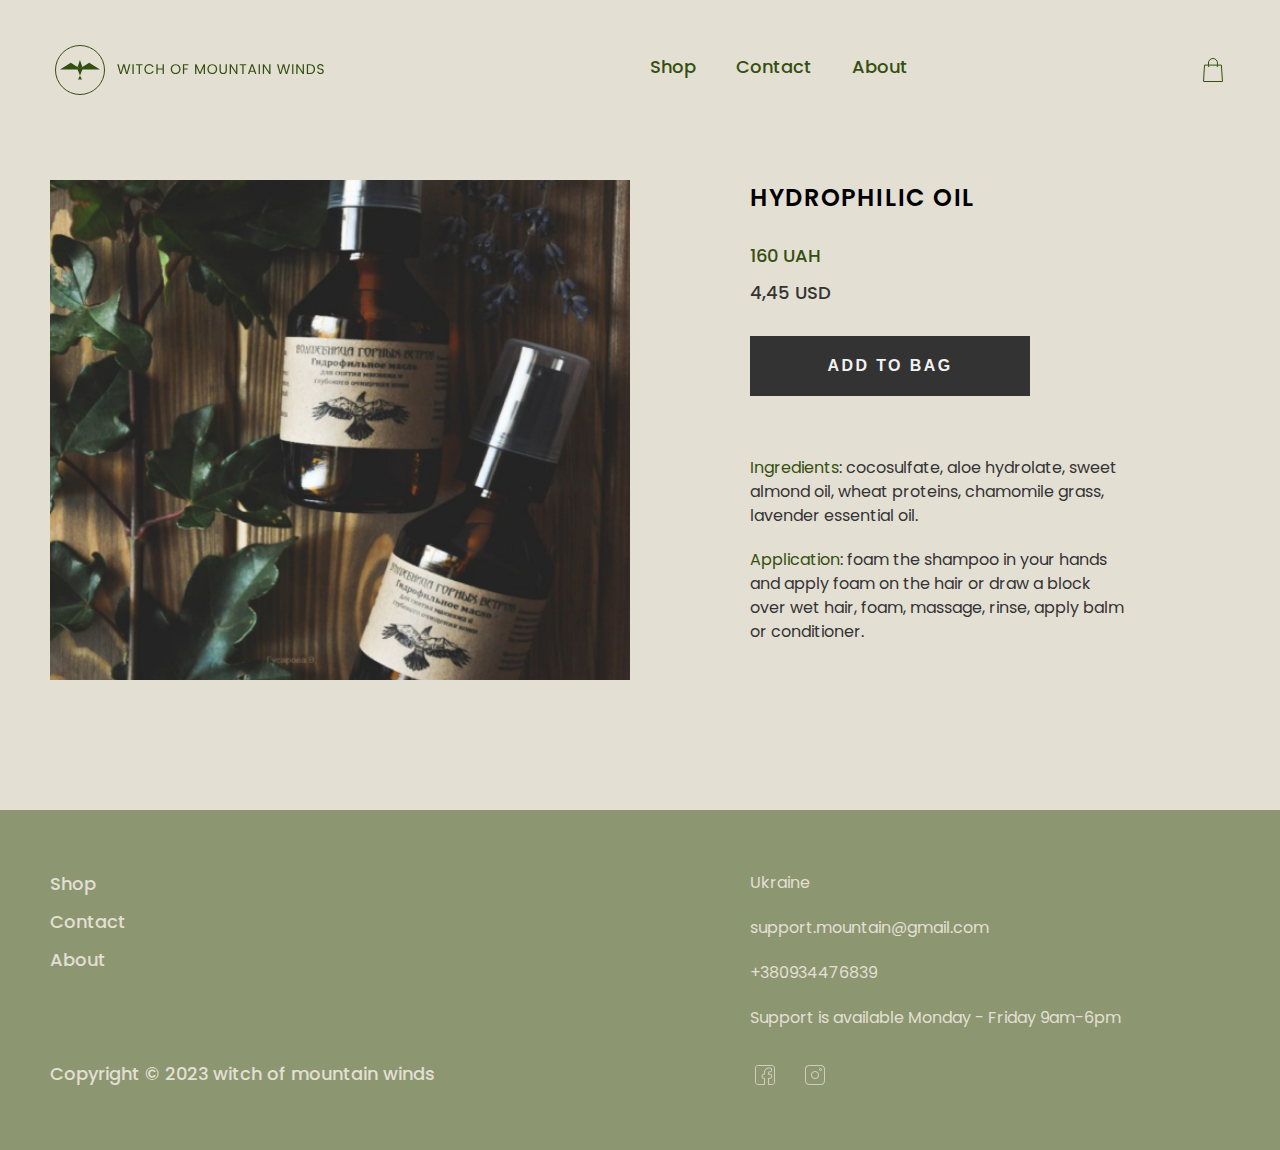
<file: hydrophilic-oil.html>
<!DOCTYPE html><html lang="en" class="page"><head><meta charset="UTF-8"><meta name="viewport" content="width=device-width, initial-scale=1.0"><title>Hydrophilic Oil</title><link rel="icon" href="Eco-logo-small.6074436a.svg"><link rel="preconnect" href="https://fonts.googleapis.com"><link rel="preconnect" href="https://fonts.gstatic.com"><link href="https://fonts.googleapis.com/css2?family=Poppins:wght@400;500;600&display=swap" rel="stylesheet"><link rel="stylesheet" href="main.a4019027.css"></head><body class="page__body"> <header class="page__section--small"> <div class="container"> <nav class="top-actions"> <a href="index.html" class="icon top-actions__icon top-actions__icon--logo-big"></a> <a href="#" class="icon top-actions__icon top-actions__icon--menu"></a> <a href="index.html" class="icon top-actions__icon top-actions__icon--small-logo"></a> <div class="top-actions__right"> <ul class="top-actions__nav"> <li> <a class="scroll text-input-menu top-actions__link" href="index.html#shop"> Shop </a> </li> <li> <a class="scroll text-input-menu top-actions__link" href="index.html#contact"> Contact </a> </li> <li> <a class="scroll text-input-menu top-actions__link" href="index.html#about">About</a> </li> </ul> <a href="#" class="icon top-actions__icon top-actions__icon--shop"></a> </div> </nav> </div> </header> <aside class="menu page__menu"> <div class="container"> <div class="menu__content"> <div class="top-actions"> <a href="#" class="top-actions__icon top-actions__icon--close"></a> </div> <nav class="menu__nav"> <a href="index.html#shop" class="menu__link text-input-menu">Shop</a> <a href="index.html#contact" class="menu__link text-input-menu">Contact</a> <a href="index.html#about" class="menu__link text-input-menu">About</a> </nav> </div> </div> </aside> <main class="page__main"> <section class="page__section product"> <div class="container"> <div class="product__content"> <div class="product__image product__image--desktop product__image--face-1"></div> <div class="product__hero"> <div class="product__info"> <h1 class="product__title">Hydrophilic oil</h1> <div class="product__prices"> <p class="product__price">160 UAH</p> <p class="product__price product__price--tablet-desktop">4,45 USD</p> </div> </div> <div class="product__image product__image--face-1"></div> <div class="product__button-box"> <button class="button">add to bag</button> </div> </div> <div class="product__description"> <p class="product__text"> <span>Ingredients</span>: cocosulfate, aloe hydrolate, sweet almond oil, wheat proteins, chamomile grass, lavender essential oil. </p> <div class="product__text"> <span>Application</span>: foam the shampoo in your hands and apply foam on the hair or draw a block over wet hair, foam, massage, rinse, apply balm or conditioner. </div> </div> </div> </div> </section> </main> <footer class="footer"> <div class="container"> <div class="footer__content"> <ul class="footer__links"> <li> <a class="footer__link text-input-menu" href="index.html#shop">Shop</a> </li> <li> <a class="footer__link text-input-menu" href="index.html#contact">Contact</a> </li> <li> <a class="footer__link text-input-menu" href="index.html#about">About</a> </li> </ul> <div class="footer__icons"> <a href="https://facebook.com/" target="_blank"> <div class="footer__icon footer__icon--facebook icon icon--beige"></div> </a> <a href="https://www.instagram.com/" target="_blank"> <div class="footer__icon footer__icon--inst icon icon--beige"></div> </a> </div> <div class="footer__info"> <div class="footer__info-link-box"> <a href="https://www.google.com/maps/place/%D0%A3%D0%BA%D1%80%D0%B0%D0%B8%D0%BD%D0%B0/@47.8497349,20.6225333,5z/data=!3m1!4b1!4m6!3m5!1s0x40d1d9c154700e8f:0x1068488f64010!8m2!3d48.379433!4d31.1655799!16zL20vMDd0MjE?hl=ru&entry=ttu" class="footer__info-link" target="_blank"> Ukraine </a> </div> <div class="footer__info-link-box"> <a href="mailto:support.mountain@gmail.com" class="footer__info-link"> support.mountain@gmail.com </a> </div> <div class="footer__info-link-box"> <a href="tel:+380934476839" class="footer__info-link"> +380934476839 </a> </div> <div class="footer__info-link-box"> <a href="#" class="footer__info-link"> Support is available Monday - Friday 9am-6pm </a> </div> </div> <p class="footer__copyright"> © 2023 witch of mountain winds </p> </div> </div> </footer> <script type="text/javascript" src="main.f0e56b29.js"></script> </body></html>
</file>
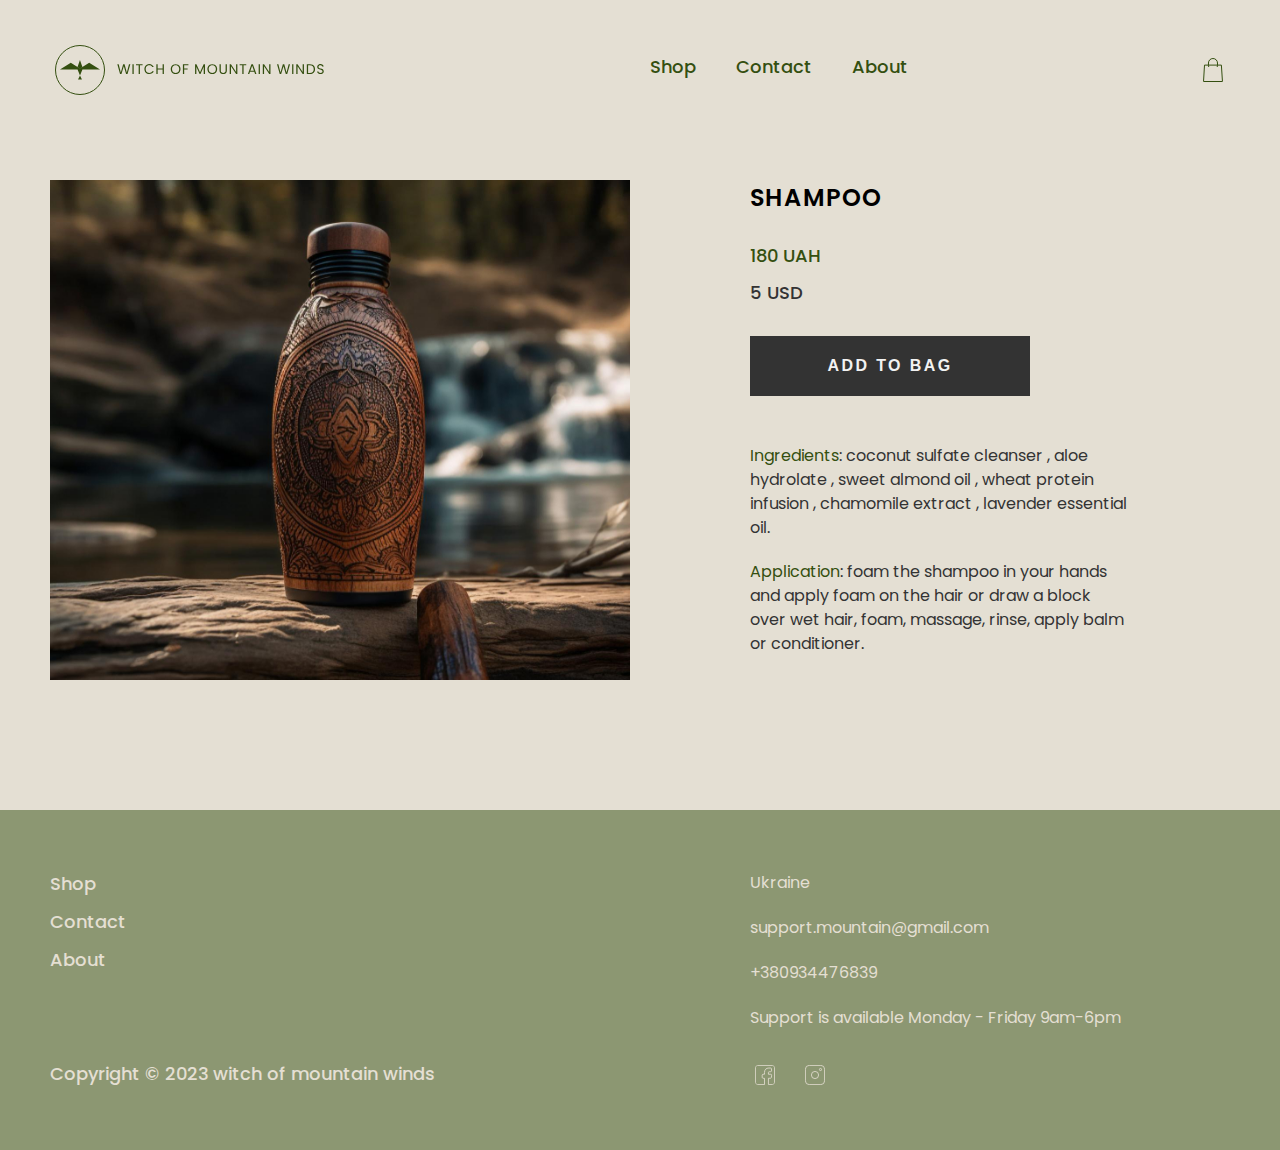
<file: shampoo.html>
<!DOCTYPE html><html lang="en" class="page"><head><meta charset="UTF-8"><meta name="viewport" content="width=device-width, initial-scale=1.0"><title>Shampoo</title><link rel="icon" href="Eco-logo-small.6074436a.svg"><link rel="preconnect" href="https://fonts.googleapis.com"><link rel="preconnect" href="https://fonts.gstatic.com"><link href="https://fonts.googleapis.com/css2?family=Poppins:wght@400;500;600&display=swap" rel="stylesheet"><link rel="stylesheet" href="main.a4019027.css"></head><body class="page__body"> <header class="page__section--small"> <div class="container"> <nav class="top-actions"> <a href="index.html" class="icon top-actions__icon top-actions__icon--logo-big"></a> <a href="#" class="icon top-actions__icon top-actions__icon--menu"></a> <a href="index.html" class="icon top-actions__icon top-actions__icon--small-logo"></a> <div class="top-actions__right"> <ul class="top-actions__nav"> <li> <a class="scroll text-input-menu top-actions__link" href="index.html#shop"> Shop </a> </li> <li> <a class="scroll text-input-menu top-actions__link" href="index.html#contact"> Contact </a> </li> <li> <a class="scroll text-input-menu top-actions__link" href="index.html#about">About</a> </li> </ul> <a href="#" class="icon top-actions__icon top-actions__icon--shop"></a> </div> </nav> </div> </header> <aside class="menu page__menu"> <div class="container"> <div class="menu__content"> <div class="top-actions"> <a href="#" class="top-actions__icon top-actions__icon--close"></a> </div> <nav class="menu__nav"> <a href="index.html#shop" class="menu__link text-input-menu">Shop</a> <a href="index.html#contact" class="menu__link text-input-menu">Contact</a> <a href="index.html#about" class="menu__link text-input-menu">About</a> </nav> </div> </div> </aside> <main class="page__main"> <section class="page__section product"> <div class="container"> <div class="product__content"> <div class="product__image product__image--desktop product__image--hair-2"></div> <div class="product__hero"> <div class="product__info"> <h1 class="product__title">Shampoo</h1> <div class="product__prices"> <p class="product__price">180 UAH</p> <p class="product__price product__price--tablet-desktop"> 5 USD </p> </div> </div> <div class="product__image product__image--hair-2"></div> <div class="product__button-box"> <button class="button">add to bag</button> </div> </div> <div class="product__description"> <p class="product__text"> <span>Ingredients</span>: coconut sulfate cleanser , aloe hydrolate , sweet almond oil , wheat protein infusion , chamomile extract , lavender essential oil. </p> <div class="product__text"> <span>Application</span>: foam the shampoo in your hands and apply foam on the hair or draw a block over wet hair, foam, massage, rinse, apply balm or conditioner. </div> </div> </div> </div> </section> </main> <footer class="footer"> <div class="container"> <div class="footer__content"> <ul class="footer__links"> <li> <a class="footer__link text-input-menu" href="index.html#shop">Shop</a> </li> <li> <a class="footer__link text-input-menu" href="index.html#contact">Contact</a> </li> <li> <a class="footer__link text-input-menu" href="index.html#about">About</a> </li> </ul> <div class="footer__icons"> <a href="https://facebook.com/" target="_blank"> <div class="footer__icon footer__icon--facebook icon icon--beige"></div> </a> <a href="https://www.instagram.com/" target="_blank"> <div class="footer__icon footer__icon--inst icon icon--beige"></div> </a> </div> <div class="footer__info"> <div class="footer__info-link-box"> <a href="https://www.google.com/maps/place/%D0%A3%D0%BA%D1%80%D0%B0%D0%B8%D0%BD%D0%B0/@47.8497349,20.6225333,5z/data=!3m1!4b1!4m6!3m5!1s0x40d1d9c154700e8f:0x1068488f64010!8m2!3d48.379433!4d31.1655799!16zL20vMDd0MjE?hl=ru&entry=ttu" class="footer__info-link" target="_blank"> Ukraine </a> </div> <div class="footer__info-link-box"> <a href="mailto:support.mountain@gmail.com" class="footer__info-link"> support.mountain@gmail.com </a> </div> <div class="footer__info-link-box"> <a href="tel:+380934476839" class="footer__info-link"> +380934476839 </a> </div> <div class="footer__info-link-box"> <a href="#" class="footer__info-link"> Support is available Monday - Friday 9am-6pm </a> </div> </div> <p class="footer__copyright"> © 2023 witch of mountain winds </p> </div> </div> </footer> <script type="text/javascript" src="main.f0e56b29.js"></script> </body></html>
</file>
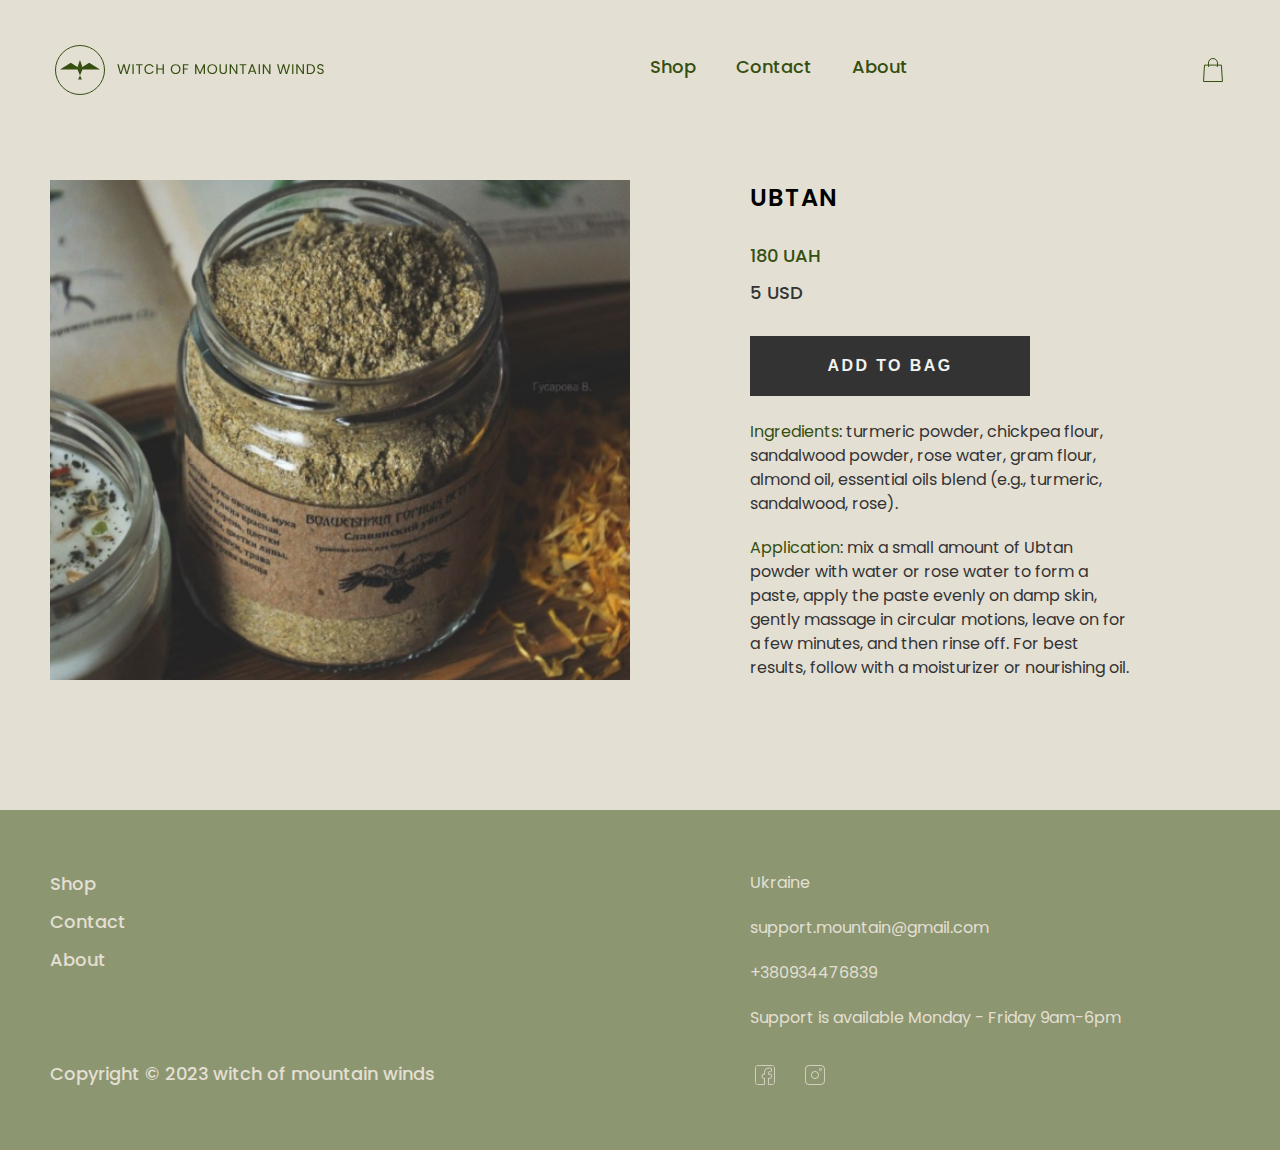
<file: ubtan.html>
<!DOCTYPE html><html lang="en" class="page"><head><meta charset="UTF-8"><meta name="viewport" content="width=device-width, initial-scale=1.0"><title>Ubtan</title><link rel="icon" href="Eco-logo-small.6074436a.svg"><link rel="preconnect" href="https://fonts.googleapis.com"><link rel="preconnect" href="https://fonts.gstatic.com"><link href="https://fonts.googleapis.com/css2?family=Poppins:wght@400;500;600&display=swap" rel="stylesheet"><link rel="stylesheet" href="main.a4019027.css"></head><body class="page__body"> <header class="page__section--small"> <div class="container"> <nav class="top-actions"> <a href="index.html" class="icon top-actions__icon top-actions__icon--logo-big"></a> <a href="#" class="icon top-actions__icon top-actions__icon--menu"></a> <a href="index.html" class="icon top-actions__icon top-actions__icon--small-logo"></a> <div class="top-actions__right"> <ul class="top-actions__nav"> <li> <a class="scroll text-input-menu top-actions__link" href="index.html#shop"> Shop </a> </li> <li> <a class="scroll text-input-menu top-actions__link" href="index.html#contact"> Contact </a> </li> <li> <a class="scroll text-input-menu top-actions__link" href="index.html#about">About</a> </li> </ul> <a href="#" class="icon top-actions__icon top-actions__icon--shop"></a> </div> </nav> </div> </header> <aside class="menu page__menu"> <div class="container"> <div class="menu__content"> <div class="top-actions"> <a href="#" class="top-actions__icon top-actions__icon--close"></a> </div> <nav class="menu__nav"> <a href="index.html#shop" class="menu__link text-input-menu">Shop</a> <a href="index.html#contact" class="menu__link text-input-menu">Contact</a> <a href="index.html#about" class="menu__link text-input-menu">About</a> </nav> </div> </div> </aside> <main class="page__main"> <section class="page__section product"> <div class="container"> <div class="product__content"> <div class="product__image product__image--desktop product__image--face-2"></div> <div class="product__hero"> <div class="product__info"> <h1 class="product__title">Ubtan</h1> <div class="product__prices"> <p class="product__price">180 UAH</p> <p class="product__price product__price--tablet-desktop">5 USD</p> </div> </div> <div class="product__image product__image--face-2"></div> <div class="product__button-box"> <button class="button">add to bag</button> </div> </div> <div class="product__description"> <p class="product__text"> <span>Ingredients</span>: turmeric powder, chickpea flour, sandalwood powder, rose water, gram flour, almond oil, essential oils blend (e.g., turmeric, sandalwood, rose). </p> <div class="product__text"> <span>Application</span>: mix a small amount of Ubtan powder with water or rose water to form a paste, apply the paste evenly on damp skin, gently massage in circular motions, leave on for a few minutes, and then rinse off. For best results, follow with a moisturizer or nourishing oil. </div> </div> </div> </div> </section> </main> <footer class="footer"> <div class="container"> <div class="footer__content"> <ul class="footer__links"> <li> <a class="footer__link text-input-menu" href="index.html#shop">Shop</a> </li> <li> <a class="footer__link text-input-menu" href="index.html#contact">Contact</a> </li> <li> <a class="footer__link text-input-menu" href="index.html#about">About</a> </li> </ul> <div class="footer__icons"> <a href="https://facebook.com/" target="_blank"> <div class="footer__icon footer__icon--facebook icon icon--beige"></div> </a> <a href="https://www.instagram.com/" target="_blank"> <div class="footer__icon footer__icon--inst icon icon--beige"></div> </a> </div> <div class="footer__info"> <div class="footer__info-link-box"> <a href="https://www.google.com/maps/place/%D0%A3%D0%BA%D1%80%D0%B0%D0%B8%D0%BD%D0%B0/@47.8497349,20.6225333,5z/data=!3m1!4b1!4m6!3m5!1s0x40d1d9c154700e8f:0x1068488f64010!8m2!3d48.379433!4d31.1655799!16zL20vMDd0MjE?hl=ru&entry=ttu" class="footer__info-link" target="_blank"> Ukraine </a> </div> <div class="footer__info-link-box"> <a href="mailto:support.mountain@gmail.com" class="footer__info-link"> support.mountain@gmail.com </a> </div> <div class="footer__info-link-box"> <a href="tel:+380934476839" class="footer__info-link"> +380934476839 </a> </div> <div class="footer__info-link-box"> <a href="#" class="footer__info-link"> Support is available Monday - Friday 9am-6pm </a> </div> </div> <p class="footer__copyright"> © 2023 witch of mountain winds </p> </div> </div> </footer> <script type="text/javascript" src="main.f0e56b29.js"></script> </body></html>
</file>
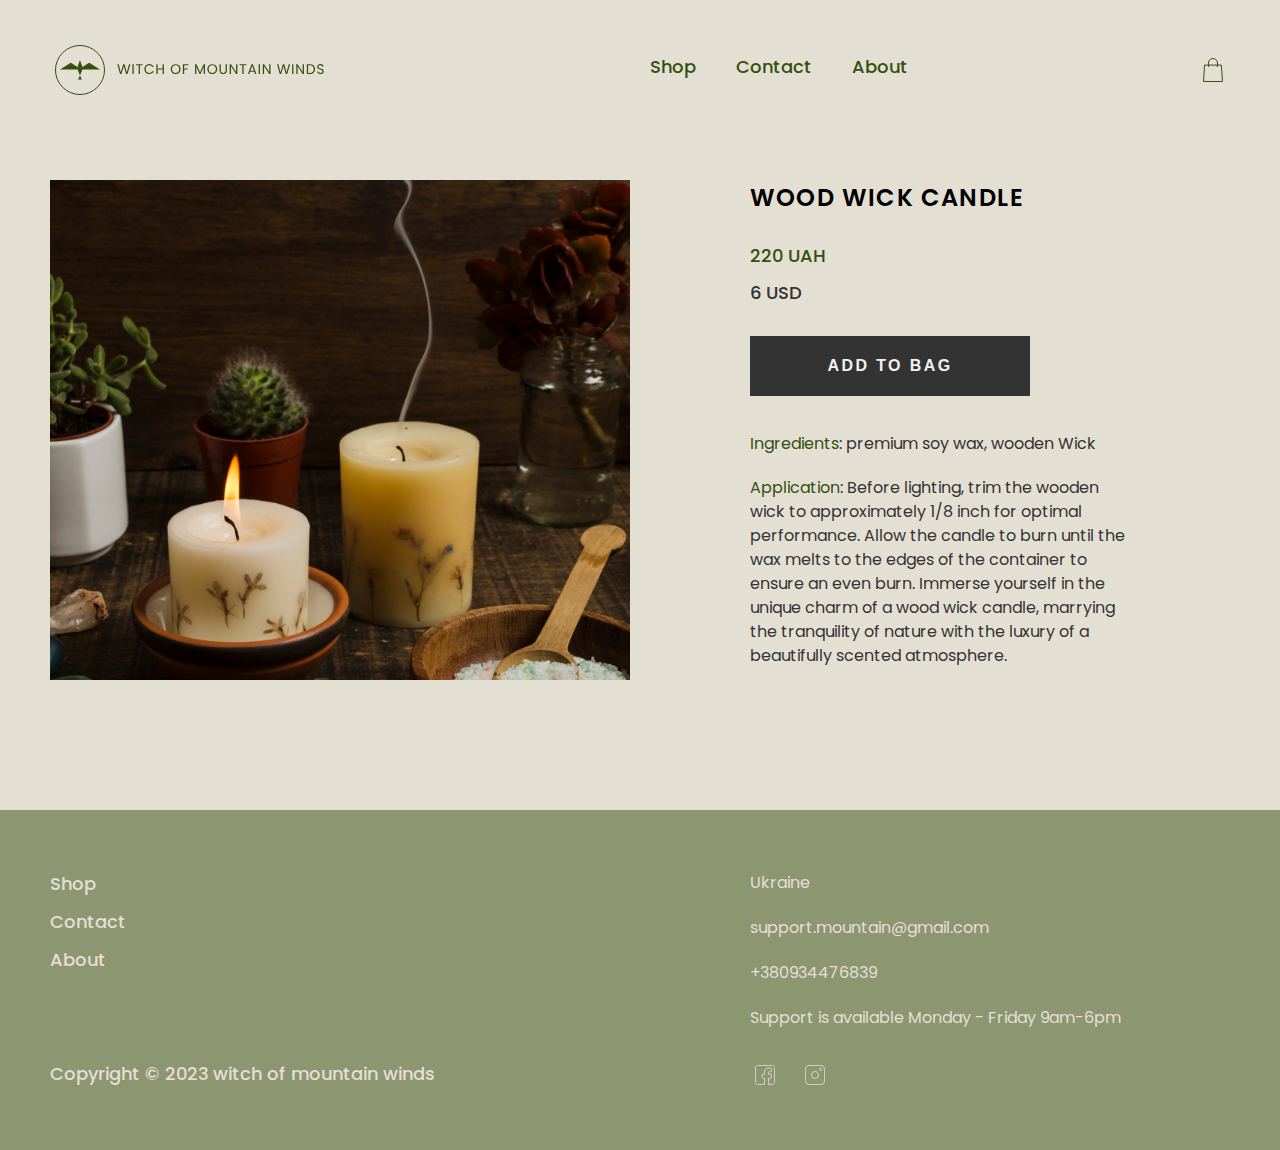
<file: wood-wick-candle.html>
<!DOCTYPE html><html lang="en" class="page"><head><meta charset="UTF-8"><meta name="viewport" content="width=device-width, initial-scale=1.0"><title>Wood Wick Candle</title><link rel="icon" href="Eco-logo-small.6074436a.svg"><link rel="preconnect" href="https://fonts.googleapis.com"><link rel="preconnect" href="https://fonts.gstatic.com"><link href="https://fonts.googleapis.com/css2?family=Poppins:wght@400;500;600&display=swap" rel="stylesheet"><link rel="stylesheet" href="main.a4019027.css"></head><body class="page__body"> <header class="page__section--small"> <div class="container"> <nav class="top-actions"> <a href="index.html" class="icon top-actions__icon top-actions__icon--logo-big"></a> <a href="#" class="icon top-actions__icon top-actions__icon--menu"></a> <a href="index.html" class="icon top-actions__icon top-actions__icon--small-logo"></a> <div class="top-actions__right"> <ul class="top-actions__nav"> <li> <a class="scroll text-input-menu top-actions__link" href="index.html#shop"> Shop </a> </li> <li> <a class="scroll text-input-menu top-actions__link" href="index.html#contact"> Contact </a> </li> <li> <a class="scroll text-input-menu top-actions__link" href="index.html#about">About</a> </li> </ul> <a href="#" class="icon top-actions__icon top-actions__icon--shop"></a> </div> </nav> </div> </header> <aside class="menu page__menu"> <div class="container"> <div class="menu__content"> <div class="top-actions"> <a href="#" class="top-actions__icon top-actions__icon--close"></a> </div> <nav class="menu__nav"> <a href="index.html#shop" class="menu__link text-input-menu">Shop</a> <a href="index.html#contact" class="menu__link text-input-menu">Contact</a> <a href="index.html#about" class="menu__link text-input-menu">About</a> </nav> </div> </div> </aside> <main class="page__main"> <section class="page__section product"> <div class="container"> <div class="product__content"> <div class="product__image product__image--candle-2 product__image--desktop"></div> <div class="product__hero"> <div class="product__info"> <h1 class="product__title">Wood wick candle</h1> <div class="product__prices"> <p class="product__price">220 UAH</p> <p class="product__price product__price--tablet-desktop">6 USD</p> </div> </div> <div class="product__image product__image--candle-2"></div> <div class="product__button-box"> <button class="button">add to bag</button> </div> </div> <div class="product__description"> <p class="product__text"> <span>Ingredients</span>: premium soy wax, wooden Wick </p> <div class="product__text"> <span>Application</span>: Before lighting, trim the wooden wick to approximately 1/8 inch for optimal performance. Allow the candle to burn until the wax melts to the edges of the container to ensure an even burn. Immerse yourself in the unique charm of a wood wick candle, marrying the tranquility of nature with the luxury of a beautifully scented atmosphere. </div> </div> </div> </div> </section> </main> <footer class="footer"> <div class="container"> <div class="footer__content"> <ul class="footer__links"> <li> <a class="footer__link text-input-menu" href="index.html#shop">Shop</a> </li> <li> <a class="footer__link text-input-menu" href="index.html#contact">Contact</a> </li> <li> <a class="footer__link text-input-menu" href="index.html#about">About</a> </li> </ul> <div class="footer__icons"> <a href="https://facebook.com/" target="_blank"> <div class="footer__icon footer__icon--facebook icon icon--beige"></div> </a> <a href="https://www.instagram.com/" target="_blank"> <div class="footer__icon footer__icon--inst icon icon--beige"></div> </a> </div> <div class="footer__info"> <div class="footer__info-link-box"> <a href="https://www.google.com/maps/place/%D0%A3%D0%BA%D1%80%D0%B0%D0%B8%D0%BD%D0%B0/@47.8497349,20.6225333,5z/data=!3m1!4b1!4m6!3m5!1s0x40d1d9c154700e8f:0x1068488f64010!8m2!3d48.379433!4d31.1655799!16zL20vMDd0MjE?hl=ru&entry=ttu" class="footer__info-link" target="_blank"> Ukraine </a> </div> <div class="footer__info-link-box"> <a href="mailto:support.mountain@gmail.com" class="footer__info-link"> support.mountain@gmail.com </a> </div> <div class="footer__info-link-box"> <a href="tel:+380934476839" class="footer__info-link"> +380934476839 </a> </div> <div class="footer__info-link-box"> <a href="#" class="footer__info-link"> Support is available Monday - Friday 9am-6pm </a> </div> </div> <p class="footer__copyright"> © 2023 witch of mountain winds </p> </div> </div> </footer> <script type="text/javascript" src="main.f0e56b29.js"></script> </body></html>
</file>
<file: main.a4019027.css>
a,body,button,h1,h2,h3,h4,h5,input,p,textarea,ul{margin:0;padding:0;text-decoration:none}ul{list-style:none}button{cursor:pointer;outline:none;border:none;background-color:transparent}.title-main{font-weight:600;font-size:60px;line-height:1.3;letter-spacing:normal;font-size:24px}@media (min-width:640px){.title-main{font-weight:600;font-size:36px;line-height:1.5;letter-spacing:normal}}@media (min-width:1280px){.title-main{font-weight:600;font-size:60px;line-height:1.3;letter-spacing:normal}}.title-secondary{text-transform:uppercase;font-weight:600;font-size:24px;line-height:1.5;letter-spacing:1.2px}@media (min-width:1280px){.title-secondary{font-weight:600;font-size:36px;line-height:1.1;letter-spacing:1.5px}}.small-text{font-weight:400;font-size:14px;line-height:1.5;letter-spacing:normal}@media (min-width:640px){.small-text{font-weight:400;font-size:16px;line-height:1.5;letter-spacing:normal}}.container{max-width:1280px;margin-inline:auto;padding-inline:20px}@media (min-width:640px){.container{padding-inline:28px}}@media (min-width:1280px){.container{padding-inline:50px}}.page{scroll-behavior:smooth;font-family:Poppins,sans-serif}.page__body{width:100vw;overflow-x:hidden;background:#e4dfd3}.page__body--menu-active{overflow:hidden}.page__section{margin-bottom:100px}@media (min-width:640px){.page__section{margin-bottom:140px}}@media (min-width:1280px){.page__section{margin-bottom:200px}}.page__section--small{margin-bottom:20px}@media (min-width:640px){.page__section--small{margin-bottom:30px}}@media (min-width:1280px){.page__section--small{margin-bottom:80px}}.page__section:last-child{margin-bottom:0}.page__main{margin-bottom:130px}.page__menu{position:absolute;top:0;left:0;right:0;bottom:0;transform:translateX(-105%);transition:all .3s ease}.page__menu--active{transform:translateX(0)}.header{transform:translateY(-30%);opacity:0;transition:transform .6s ease-out,opacity 1s linear}.header--active-scroll{opacity:1;transform:translateY(0)}.icon{padding:4px;background-clip:content-box;background-origin:content-box;border:1px solid transparent;border-radius:8px;transition:all .3s ease}.icon:hover{border-color:#344f10}.icon--beige:hover{border-color:#e4dfd3}.top-actions{display:flex;justify-content:space-between;align-items:center;padding-top:15px}@media (min-width:640px){.top-actions{padding-top:24px}}@media (min-width:1280px){.top-actions{display:grid;grid-template-columns:repeat(12,1fr);column-gap:20px;padding-top:40px}}.top-actions__link{font-size:18px;font-weight:500;line-height:27px;letter-spacing:normal;color:#344f10;position:relative}.top-actions__link:after{content:"";position:absolute;bottom:0;left:0;height:1px;background-color:#344f10;width:0;transition:all .3s ease}.top-actions__link:hover:after{width:100%}.top-actions__logo{display:none}@media (min-width:1280px){.top-actions__logo{display:flex;align-items:center;gap:12px}}.top-actions__nav{display:none}@media (min-width:1280px){.top-actions__nav{display:flex;gap:40px}}.top-actions__right{display:flex;justify-content:space-between;grid-column:7/-1}.top-actions__icon{display:block;height:24px;width:24px;background-position:50%;background-repeat:no-repeat;background-size:contain}.top-actions__icon--menu{background-image:url(Eco-menu.b9300cdf.svg)}@media (min-width:1280px){.top-actions__icon--menu{display:none}}.top-actions__icon--small-logo{background-image:url(Eco-logo-small.6074436a.svg)}@media (min-width:1280px){.top-actions__icon--small-logo{display:none}}.top-actions__icon--logo-big{display:none;width:270px;height:50px;background-image:url(Eco-logo-big.9b7af08f.svg)}@media (min-width:1280px){.top-actions__icon--logo-big{display:block;grid-column:span 3}}.top-actions__icon--shop{background-image:url(Eco-shop.db5a6cc2.svg)}.top-actions__icon--close{background-image:url(Eco-close.7dd8c26b.svg)}.menu{background-color:#333;z-index:3}.menu__content{display:flex;flex-direction:column;gap:36px}@media (min-width:640px){.menu__content{gap:64px}}.menu__nav{width:100%;display:flex;flex-direction:column;align-items:center;gap:30px}@media (min-width:640px){.menu__nav{gap:50px}}.menu__link{position:relative;display:block;width:100%;text-align:center;color:#e4dfd3;font-size:18px;font-weight:500;line-height:27px;letter-spacing:normal}.menu__link:after{content:"";position:absolute;top:calc(100% + 10px);left:0;opacity:0;transition:all .3s ease;height:.5px;width:100%;background-color:#e4dfd3}.menu__link:hover:after{opacity:1}.hero__content{display:flex;flex-direction:column;gap:25px}@media (min-width:1280px){.hero__content{display:grid;grid-template-columns:repeat(12,1fr);column-gap:20px}}.hero__info{opacity:0;transition:all .9s linear}.hero__info--active-scroll{opacity:1}@media (min-width:1280px){.hero__info{opacity:1;grid-column:2/7;grid-row:1;transition:transform .6s ease-out,opacity .8s linear;opacity:0;transform:translateX(-20%)}}@media (min-width:1280px){.hero__info--active-scroll{opacity:1;transform:translateX(0)}}.hero__text{font-weight:400;font-size:16px;line-height:1.5;letter-spacing:normal;text-align:center;margin-bottom:30px}@media (min-width:640px){.hero__text{margin-bottom:50px}}@media (min-width:1280px){.hero__text{text-align:left}}.hero__button-box{display:flex;justify-content:center}@media (min-width:1280px){.hero__button-box{justify-content:start}}.hero__title{margin-bottom:10px;text-align:center}@media (min-width:1280px){.hero__title{margin-bottom:30px;text-align:left}}.hero__image{display:none;width:100%;aspect-ratio:1.2/1;background-repeat:no-repeat;background-position:50%;background-size:cover}@media (min-width:640px){.hero__image{display:block;max-height:500px;background-image:url(hero-tablet.be6e7c87.png)}}@media (min-width:1280px){.hero__image{grid-column:7/-1;max-height:450px;background-image:url(hero-desktop.1824f55c.png);transform:translateX(20%);opacity:0;transition:transform .6s ease-out,opacity .8s linear}.hero__image--active-scroll{transform:translateX(0);opacity:1}}.hero__image--mobile{display:block;margin-bottom:25px;background-image:url(hero-mobile.b132d562.png)}@media (min-width:640px){.hero__image--mobile{display:none}}.button{cursor:pointer;box-sizing:border-box;display:flex;justify-content:center;align-items:center;width:280px;height:60px;color:#f2f2f2;border:1px solid transparent;background-color:#333;outline:none;transition:all .3s ease;text-transform:uppercase;font-weight:600;font-size:16px;line-height:1.3;letter-spacing:2.4px}.button:hover{color:#333;border-color:#333;background-color:#e4dfd3}.slogan__content{display:flex;justify-content:center}@media (min-width:1280px){.slogan__content{display:grid;grid-template-columns:repeat(12,1fr);column-gap:20px;padding-block:100px}}.slogan__description{position:relative;font-weight:400;font-size:16px;line-height:1.5;letter-spacing:normal;display:none;color:#333}@media (min-width:1280px){.slogan__description{display:block;grid-column:2/6}.slogan__description:before{content:"";position:absolute;top:-100px;right:0;width:50vw;height:1.5px;background-color:rgba(52,79,16,.5019607843137255);transform:translateX(-100%);transition:transform .6s ease-out}.slogan__description--active-scroll:before{transform:translateX(0)}}.slogan__heading{position:relative;font-weight:600;font-size:18px;line-height:1.5;letter-spacing:normal;letter-spacing:.9px;text-transform:uppercase;color:#344f10;text-align:center;max-width:280px}@media (min-width:640px){.slogan__heading{transform:scale(1)}}@media (min-width:1280px){.slogan__heading{text-align:left;grid-column:7/-1}.slogan__heading:after{content:"";position:absolute;bottom:-100px;left:0;width:50vw;height:1.5px;background-color:rgba(52,79,16,.5019607843137255);transform:translateX(100%);transition:transform .7s ease-out}.slogan__heading--active-scroll:after{transform:translateX(0)}}.brand__content{position:relative}@media (min-width:640px){.brand__content{display:grid;grid-template-columns:repeat(6,1fr);column-gap:20px}}@media (min-width:1280px){.brand__content{display:grid;grid-template-columns:repeat(12,1fr);column-gap:20px}}@media (min-width:640px){.brand__description{grid-column:span 3}}@media (min-width:1280px){.brand__description{grid-column:2/6}}.brand__title{color:#344f10;margin-bottom:10px}@media (min-width:1280px){.brand__title{margin-bottom:40px}}.brand__text-box{display:flex;flex-direction:column;gap:30px;margin-bottom:30px;transition:opacity .6s linear,transform .7s ease-out;opacity:0;transform:translateX(-50%)}.brand__text-box--active-scroll{transform:translateX(0);opacity:1}@media (min-width:1280px){.brand__text-box{margin-bottom:40px}}.brand__text{color:#333;display:none}@media (min-width:1280px){.brand__text{display:block}}.brand__text--visible{display:block}.brand__photo{width:100%;height:100%;background-position:50%;background-repeat:no-repeat;background-size:cover}.brand__photo--big{display:none}@media (min-width:640px){.brand__photo--big{display:block;grid-column:span 3;aspect-ratio:1.3/1;background-image:url(about-big-tablet.071ae814.png)}}@media (min-width:1280px){.brand__photo--big{grid-column:7/11;background-image:url(about-big-desktop.8627a276.png)}}.brand__photo--small{display:none;max-height:430px}@media (min-width:1280px){.brand__photo--small{display:block;grid-column:11/-1;align-self:flex-end;background-image:url(about-small.e33c9f71.png)}}.button-secondary{font-weight:500;font-size:14px;line-height:1.3;letter-spacing:normal;position:relative;cursor:pointer;outline:none;border:none;background-color:transparent;color:#344f10;padding-bottom:10px;text-transform:uppercase}.button-secondary:after{content:"";position:absolute;bottom:0;left:0;height:1px;background-color:#344f10;width:0;transition:all .3s ease}.button-secondary:hover:after{width:100%}.vertical-text{display:none}@media (min-width:1280px){.vertical-text{position:absolute;display:flex;align-items:center;grid-column:1/2;transform:translateY(-100%) rotate(-90deg) translatex(-100%);opacity:0;transform-origin:left top;color:rgba(52,79,16,.5019607843137255);width:max-content;transition:opacity .3s linear 1s,transform .3s ease-out 1s}.vertical-text--active-scroll{transform:translateY(0) rotate(-90deg) translatex(-100%);opacity:1}.vertical-text:before{content:"";display:block;height:.5px;width:100px;background-color:rgba(52,79,16,.5019607843137255);margin-right:10px}}@media (min-width:1280px){.shop__content{display:grid;grid-template-columns:repeat(12,1fr);column-gap:20px}}@media (min-width:1280px){.shop__main{grid-column:2/-1}}.shop__title{color:#344f10;margin-bottom:20px;text-align:center}@media (min-width:640px){.shop__title{margin-bottom:10px;text-align:left}}@media (min-width:1280px){.shop__title{margin-bottom:30px}}.shop__tabs{display:flex;justify-content:space-around;margin-bottom:15px}@media (min-width:640px){.shop__tabs{justify-content:flex-start;gap:30px;margin-bottom:25px}}@media (min-width:1280px){.shop__tabs{gap:50px;margin-bottom:50px}}.shop__products{margin-bottom:30px}@media (min-width:640px){.shop__products{display:grid;grid-template-columns:repeat(6,1fr);column-gap:20px;margin-bottom:50px}}@media (min-width:1280px){.shop__products{margin-bottom:40px}}.shop__product{display:none}.shop__product[data-active]{display:block}@media (min-width:640px){.shop__product{grid-column:span 3}.shop__product[data-active]+*{display:block}}.shop__product-name{font-weight:600;font-size:18px;line-height:1.5;letter-spacing:normal;display:block;width:max-content;margin-bottom:10px;color:#333;text-transform:uppercase;transition:all .3s ease}.shop__product-name:hover{color:#8c9772}@media (min-width:640px){.shop__product-name{margin-bottom:15px}}@media (min-width:1280px){.shop__product-name{margin-bottom:13px}}.shop__product-price{font-weight:500;font-size:18px;line-height:1.3;letter-spacing:.9px;color:#333;text-transform:uppercase}.shop__image-wrapper{margin:0 -20px 20px;overflow:hidden}@media (min-width:640px){.shop__image-wrapper{margin:0 0 20px}}.shop__image{display:block;background-size:cover;background-position:50%;background-repeat:no-repeat;width:100%;height:100%;aspect-ratio:1/1;max-height:320px;transition:all .3s ease}.shop__image:hover{transform:scale(1.05)}@media (min-width:640px){.shop__image{max-height:450px}}.shop__image--face-1{background-image:url(shop-face-1-mobile.6a745bc1.png)}@media (min-width:640px){.shop__image--face-1{background-image:url(shop-face-1-tablet.d9f74506.png)}}@media (min-width:1280px){.shop__image--face-1{background-image:url(shop-face-1-desktop.c1503d0e.png)}}.shop__image--face-2{background-image:url(shop-face-2-mobile.aa3478cc.png)}@media (min-width:640px){.shop__image--face-2{background-image:url(shop-face-2-tablet.57b0aa22.png)}}@media (min-width:1280px){.shop__image--face-2{background-image:url(shop-face-2-desktop.7b2d9e42.png)}}.shop__image--body-1{background-image:url(body-1.3cc2e4ce.jpg)}.shop__image--body-2{background-image:url(body-2.016f4da1.jpg)}.shop__image--hair-1{background-image:url(hair-1.4bc21fa8.jpg)}.shop__image--hair-2{background-image:url(hair-2.0b34ca8f.jpg)}.shop__image--candle-1{background-image:url(candles-1.60d7ae89.jpg)}.shop__image--candle-2{background-image:url(candles-2.475db5ac.jpg)}.shop__button-box{display:flex;justify-content:center}.button-tab{font-weight:400;font-size:14px;line-height:1.3;letter-spacing:.7px;text-transform:uppercase;color:#8e8d8c;padding-bottom:10px;position:relative;transition:all .3s ease}.button-tab:after{content:"";position:absolute;bottom:0;left:0;height:1px;background-color:#344f10;width:0;transition:all .3s ease}.button-tab:hover{color:#333}.button-tab:hover:after{width:100%}.button-tab--active{color:#333}.button-tab--active:after{width:100%}@media (min-width:1280px){.button-tab{font-weight:600;font-size:18px;line-height:1.5;letter-spacing:normal}}.creators__content{position:relative}@media (min-width:640px){.creators__content{display:grid;grid-template-columns:repeat(6,1fr);column-gap:20px}}@media (min-width:1280px){.creators__content{display:grid;grid-template-columns:repeat(12,1fr);column-gap:20px}}@media (min-width:640px){.creators__description{grid-column:span 3}}@media (min-width:1280px){.creators__description{grid-column:2/6}}.creators__title{color:#344f10;margin-bottom:10px}@media (min-width:1280px){.creators__title{margin-bottom:40px}}.creators__text-box{display:flex;flex-direction:column;gap:20px;margin-bottom:30px;transition:opacity .6s linear,transform .7s ease-out;opacity:0;transform:translateX(-50%)}.creators__text-box--active-scroll{transform:translateX(0);opacity:1}@media (min-width:1280px){.creators__text-box{margin-bottom:30px}}.creators__text{color:#333;display:none}.creators__text--visible{display:block}@media (min-width:1280px){.creators__text{display:block}}.creators__more{width:max-content;display:block;margin-bottom:25px}@media (min-width:640px){.creators__more{margin-bottom:30px}}@media (min-width:1280px){.creators__more{margin-bottom:40px}}.creators__button-box{display:flex;justify-content:center}@media (min-width:640px){.creators__button-box{justify-content:start}}.creators__photo{display:none;width:100%;height:100%;background-position:50%;background-repeat:no-repeat;background-size:cover}@media (min-width:640px){.creators__photo{display:block;grid-column:span 3;background-image:url(creators-tablet.31eb4799.png)}}@media (min-width:1280px){.creators__photo{grid-column:7/-1;background-image:url(creators-desktop.1c5b695f.png)}}.powder{--arrow-width:76px}@media (min-width:1280px){.powder__content{display:grid;grid-template-columns:repeat(12,1fr);column-gap:20px}}.powder__title{color:#344f10;margin-bottom:20px}@media (min-width:640px){.powder__title{margin-bottom:0;grid-column:1/3}}@media (min-width:640px){.powder__description{display:grid;grid-template-columns:repeat(6,1fr);column-gap:20px;grid-template-rows:1fr 1fr}}@media (min-width:1280px){.powder__description{grid-column:2/-1}}.powder__image-section{display:flex;justify-content:flex-end;gap:calc(var(--arrow-width) + 15px)}@media (min-width:640px){.powder__image-section{grid-column:3/-1;grid-row:1/-1;gap:calc(var(--arrow-width) + 30px)}}.powder__button-box{width:max-content}@media (min-width:640px){.powder__button-box{display:flex;align-items:flex-end}}.powder__ingredients{display:flex;padding-block:37px;flex-direction:column;justify-content:space-between;align-items:flex-end}.powder__ingredient{position:relative;display:flex;gap:20px;align-items:center;justify-self:flex-start}.powder__ingredient:hover div{width:100px}.powder__ingredient p{font-weight:400;font-size:16px;line-height:1.5;letter-spacing:normal;color:#333;width:max-content}.powder__arrow{left:100%;top:50%;transform:translate(10%,-50%);width:calc(var(--arrow-width)*3);height:.5px;transition:width 1s ease-out .2s}.powder__arrow,.powder__arrow:after{position:absolute;background-color:#333}.powder__arrow:after{content:"";right:-1px;transform:translateY(-50%);width:5px;height:5px;border-radius:50%}.powder__arrow--active-scroll{width:var(--arrow-width)}.powder__image-box{margin-right:-20px;overflow:hidden}@media (min-width:1280px){.powder__image-box{margin:0}}.powder__image{background-image:url(powder.ace7f322.svg);background-position:50%;background-repeat:no-repeat;background-size:93%;height:400px;aspect-ratio:1/1}.benefits__content{display:flex;justify-content:center;position:relative}@media (min-width:640px){.benefits__content{overflow:hidden;justify-content:flex-start}.benefits__content:hover *{animation-play-state:paused}.benefits__content:before{left:0}.benefits__content:after,.benefits__content:before{width:100px;height:100%;position:absolute;content:"";background:linear-gradient(90deg,#e4dfd3 0,hsla(0,0%,100%,0));z-index:2;top:0}.benefits__content:after{right:0;transform:rotate(180deg)}}.benefits__items{display:flex;flex-direction:column;gap:50px}@media (min-width:640px){.benefits__items{flex-direction:row;gap:0;animation:scroll 30s linear infinite}.benefits__items:hover{animation-play-state:paused}}.benefits__item{display:flex;flex-direction:column;align-items:center;gap:20px}.benefits__item--duplicate{display:none}@media (min-width:640px){.benefits__item{width:380px;gap:30px}.benefits__item--duplicate{display:flex}}@media (min-width:640px){.benefits__item{gap:60px}}.benefits__image{background-position:50%;background-repeat:no-repeat;background-size:contain;width:80px;height:80px;transition:all .3s ease}.benefits__image:hover{transform:scale(1.05)}.benefits__image--snail{background-image:url(benefits-1.7251de11.svg)}.benefits__image--recycle{background-image:url(benefits-2.e0cbf5b6.svg)}.benefits__image--leaves{background-image:url(benefits-3.c4ef7462.svg)}.benefits__text{font-weight:400;font-size:14px;line-height:1.3;letter-spacing:.7px;color:#333;text-transform:uppercase;text-align:center}@keyframes scroll{0%{transform:translateX(0)}to{transform:translateX(-100%)}}@media (min-width:640px){.contact__content{display:grid;grid-template-columns:repeat(6,1fr);column-gap:20px}}@media (min-width:1280px){.contact__content{display:grid;grid-template-columns:repeat(12,1fr);column-gap:20px}}.contact__title{color:#344f10;margin-bottom:10px}@media (min-width:1280px){.contact__title{margin-bottom:30px}}.contact__text{font-weight:400;font-size:14px;line-height:1.5;letter-spacing:normal;margin-bottom:30px;color:#333}@media (min-width:640px){.contact__text{font-weight:400;font-size:16px;line-height:1.5;letter-spacing:normal;margin-bottom:20px}}@media (min-width:1280px){.contact__text{margin-bottom:40px}}@media (min-width:640px){.contact__description{grid-column:span 3}}@media (min-width:1280px){.contact__description{grid-column:2/6}}.contact__form{display:flex;flex-direction:column;gap:25px;margin-bottom:30px}@media (min-width:640px){.contact__form{margin-bottom:0}}@media (min-width:1280px){.contact__form{gap:30px}}.contact__input{width:100%;font-weight:400;font-size:14px;line-height:1.5;letter-spacing:normal;transition:all .3s ease;color:#333;outline:none;background-color:transparent;border:none;border-bottom:1px solid #bdbdbd;padding-block:10px;resize:none}@media (min-width:640px){.contact__input{font-weight:500}}@media (min-width:1280px){.contact__input{font-size:18px;font-weight:500;line-height:27px;letter-spacing:normal}}.contact__input--textarea{font-family:Poppins,sans-serif;font-weight:500;height:64px}.contact__input--textarea::placeholder{font-weight:300}.contact__input--textarea:focus{resize:none;outline:none}.contact__input:hover::placeholder{color:#344f10}.contact__input+.contact__error{color:#eb5757;font-size:12px}.contact__input::placeholder{color:#8e8d8c;transition:all .3s ease}.contact__input:focus-visible{border-color:#333}.contact__input--error{color:#eb5757;border-color:#eb5757}.contact__input--error::placeholder{color:#eb5757}.contact__input--success{color:#344f10;border-color:#344f10}.contact__input--success::placeholder{color:#344f10}.contact__photo{display:none;background-position:50%;background-repeat:no-repeat;background-size:cover;width:100%;height:100%}@media (min-width:640px){.contact__photo{display:block;background-image:url(contact-tablet.b68225b9.png);grid-column:span 3}}@media (min-width:1280px){.contact__photo{background-image:url(contact-desktop.6adc7414.png);grid-column:7/-1}}.contact__button-box{display:flex;justify-content:center}@media (min-width:640px){.contact__button-box{justify-content:start}}.footer{background-color:#8c9772}.footer__content{padding-block:30px 40px}@media (min-width:640px){.footer__content{display:grid;grid-template-columns:repeat(6,1fr);column-gap:20px;padding-block:30px 30px}}@media (min-width:1280px){.footer__content{display:grid;grid-template-columns:repeat(12,1fr);column-gap:20px;row-gap:30px;padding-block:60px 60px}}.footer__links{display:flex;flex-direction:column;gap:11px;margin-bottom:20px}@media (min-width:640px){.footer__links{grid-column:1/2;grid-row:1}}@media (min-width:1280px){.footer__links{margin-bottom:0;grid-column:1/7;grid-row:1}}.footer__link{font-size:18px;font-weight:500;line-height:27px;letter-spacing:normal;position:relative;color:#e4dfd3}.footer__link:after{content:"";position:absolute;bottom:0;left:0;height:1px;background-color:#e4dfd3;width:0;transition:all .3s ease}.footer__link:hover:after{width:100%}@media (min-width:640px){.footer__link{font-weight:400;font-size:14px;line-height:1.5;letter-spacing:normal}}@media (min-width:1280px){.footer__link{font-size:18px;font-weight:500;line-height:27px;letter-spacing:normal}}.footer__icons{display:flex;gap:20px;margin-bottom:40px}@media (min-width:640px){.footer__icons{grid-column:1/2;grid-row:2;margin-bottom:30px}}@media (min-width:1280px){.footer__icons{grid-column:8/-1;grid-row:2;margin:0}}.footer__icon{cursor:pointer;width:20px;height:20px;background-position:50%;background-repeat:no-repeat;background-size:contain}.footer__icon--facebook{background-image:url(Facebook.04cdedb2.svg)}.footer__icon--inst{background-image:url(Instagram.113d7004.svg)}.footer__info{display:flex;flex-direction:column;gap:10px;margin-bottom:40px}@media (min-width:640px){.footer__info{margin-bottom:0;gap:7px;grid-column:4/-1;grid-row:1}}@media (min-width:1280px){.footer__info{gap:20px;grid-column:8/-1;grid-row:1}}.footer__info-link{position:relative;font-weight:400;font-size:14px;line-height:1.5;letter-spacing:normal;color:#e4dfd3}.footer__info-link:after{content:"";position:absolute;bottom:0;left:0;height:1px;background-color:#e4dfd3;width:0;transition:all .3s ease}.footer__info-link:hover:after{width:100%}@media (min-width:640px){.footer__info-link{font-weight:400;font-size:16px;line-height:1.5;letter-spacing:normal}}.footer__copyright{text-align:center;color:#e4dfd3;font-weight:500;font-size:14px;line-height:1.3;letter-spacing:normal;font-weight:600}@media (min-width:640px){.footer__copyright{grid-column:1/-1;grid-row:3;font-weight:400;font-size:14px;line-height:1.5;letter-spacing:normal;text-align:left}}@media (min-width:1280px){.footer__copyright{font-size:18px;font-weight:500;line-height:27px;letter-spacing:normal;grid-column:1/7;grid-row:2}.footer__copyright:before{content:"Copyright"}}@media (min-width:640px){.product__content{display:grid;grid-template-columns:repeat(6,1fr);column-gap:20px}}@media (min-width:1280px){.product__content{display:grid;grid-template-columns:repeat(12,1fr);column-gap:20px;row-gap:24px}}.product__hero{display:flex;flex-direction:column;margin-bottom:50px}@media (min-width:640px){.product__hero{grid-column:2/-2;margin-bottom:60px}}@media (min-width:1280px){.product__hero{grid-column:8/-2;margin-bottom:0}}.product__description{display:flex;flex-direction:column;gap:20px}@media (min-width:640px){.product__description{grid-column:2/-2}}@media (min-width:1280px){.product__description{grid-column:8/-2}}.product__info{display:flex;flex-direction:column;gap:10px;margin-bottom:20px}@media (min-width:640px){.product__info{order:2;gap:26px;margin-bottom:30px}}.product__title{font-weight:600;font-size:18px;line-height:1.5;letter-spacing:normal;text-transform:uppercase}@media (min-width:1280px){.product__title{font-weight:600;font-size:24px;line-height:1.5;letter-spacing:1.2px}}.product__prices{display:flex;flex-direction:column;gap:10px}.product__price{font-weight:400;font-size:14px;line-height:1.3;letter-spacing:.7px;color:#333}.product__price--tablet-desktop{display:none}@media (min-width:640px){.product__price{font-weight:600;font-size:18px;line-height:1.5;letter-spacing:normal;font-weight:500;color:#344f10}.product__price--tablet-desktop{display:block;color:#333}}.product__image{display:block;background-size:cover;background-position:50%;background-repeat:no-repeat;width:100%;height:100%;aspect-ratio:1/1;max-height:320px;margin-bottom:30px}.product__image--desktop{display:none}@media (min-width:640px){.product__image{order:1}}@media (min-width:1280px){.product__image{display:none}.product__image--desktop{display:block;grid-column:1/7;grid-row:1/3;margin-bottom:0;max-height:500px}}.product__image--face-1{background-image:url(shop-face-1-mobile.6a745bc1.png)}@media (min-width:640px){.product__image--face-1{background-image:url(shop-face-1-tablet.d9f74506.png)}}@media (min-width:1280px){.product__image--face-1{background-image:url(shop-face-1-desktop.c1503d0e.png)}}.product__image--face-2{background-image:url(shop-face-2-mobile.aa3478cc.png)}@media (min-width:640px){.product__image--face-2{background-image:url(shop-face-2-tablet.57b0aa22.png)}}@media (min-width:1280px){.product__image--face-2{background-image:url(shop-face-2-desktop.7b2d9e42.png)}}.product__image--body-1{background-image:url(body-1.3cc2e4ce.jpg)}.product__image--body-2{background-image:url(body-2.016f4da1.jpg)}.product__image--hair-1{background-image:url(hair-1.4bc21fa8.jpg)}.product__image--hair-2{background-image:url(hair-2.0b34ca8f.jpg)}.product__image--candle-1{background-image:url(candles-1.60d7ae89.jpg)}.product__image--candle-2{background-image:url(candles-2.475db5ac.jpg)}.product__button-box{display:flex;justify-content:center}@media (min-width:640px){.product__button-box{order:3}}@media (min-width:1280px){.product__button-box{justify-content:start}}.product__text{font-weight:400;font-size:14px;line-height:1.5;letter-spacing:normal;color:#333}@media (min-width:640px){.product__text{font-weight:400;font-size:16px;line-height:1.5;letter-spacing:normal}}.product__text span{color:#344f10}.section-title{transition:opacity 1.2s linear;opacity:0}.section-title--active-scroll{opacity:1}
/*# sourceMappingURL=main.a4019027.css.map */
</file>
